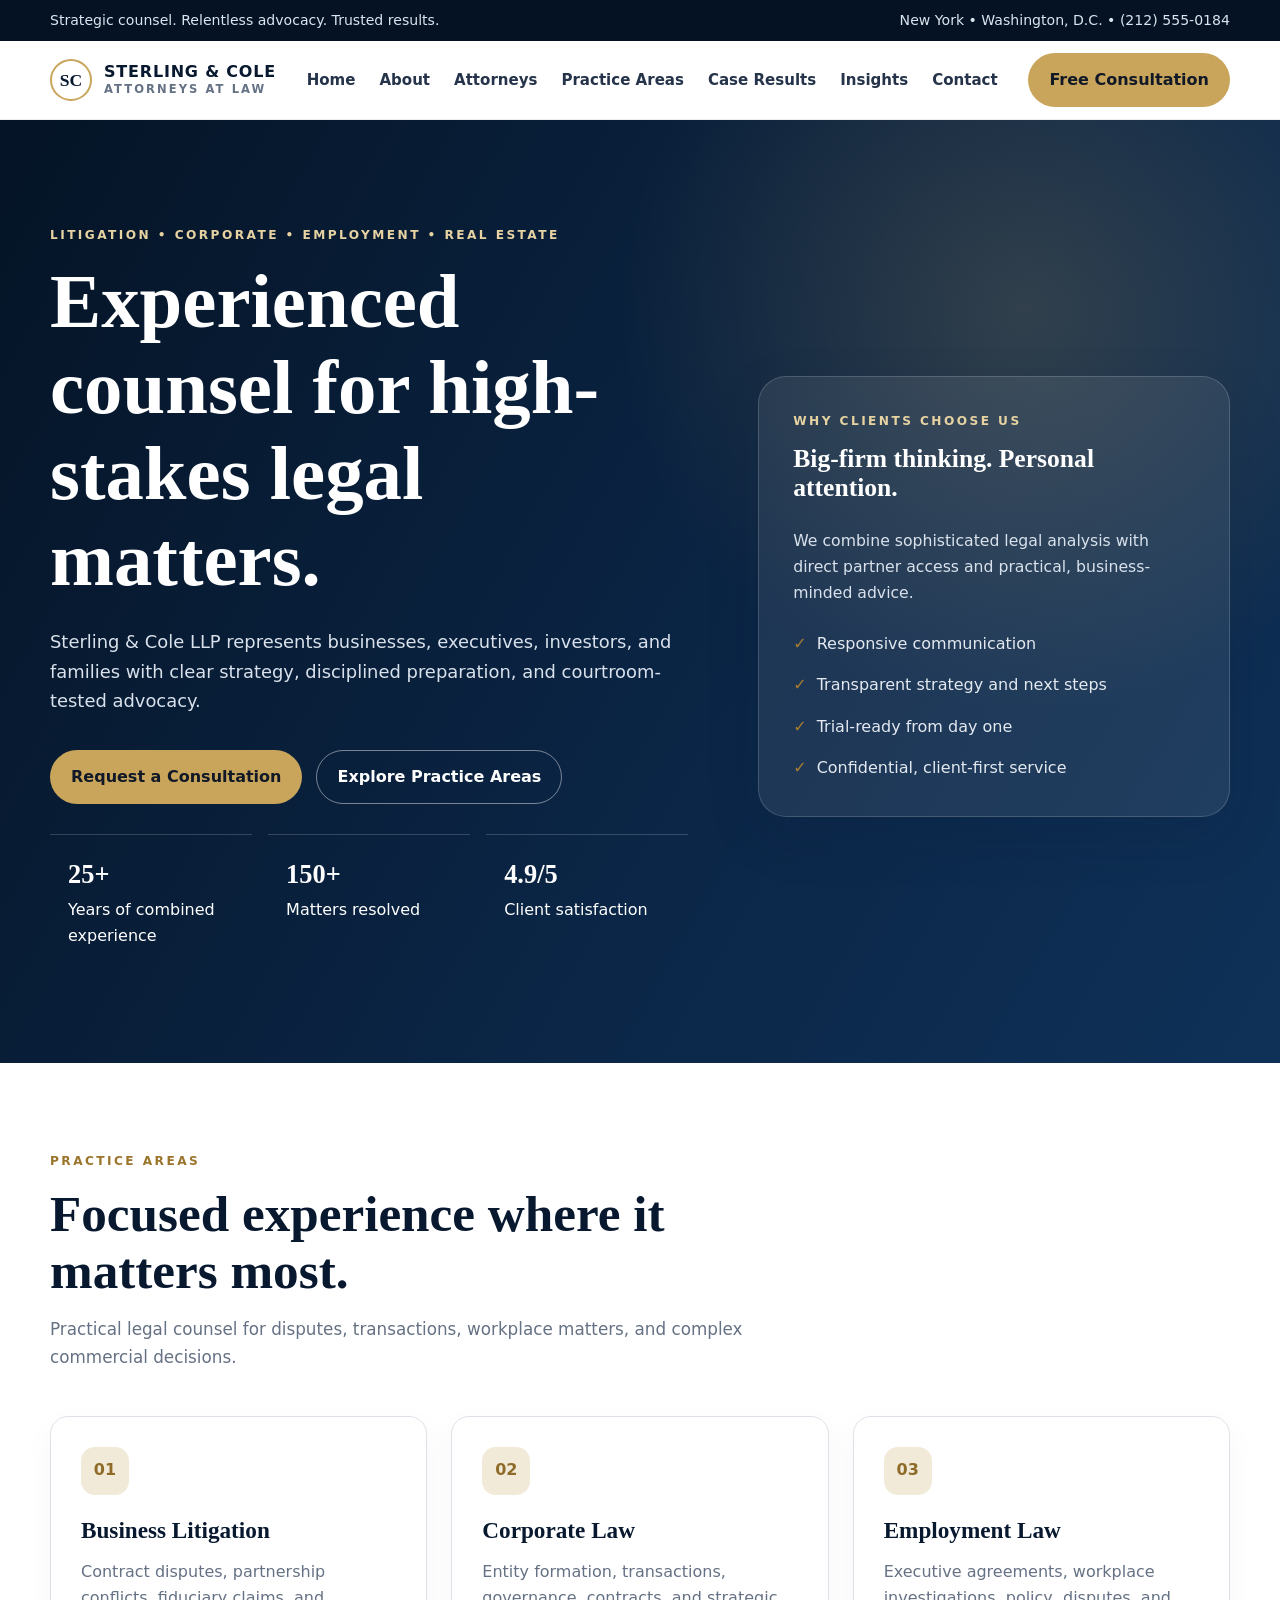
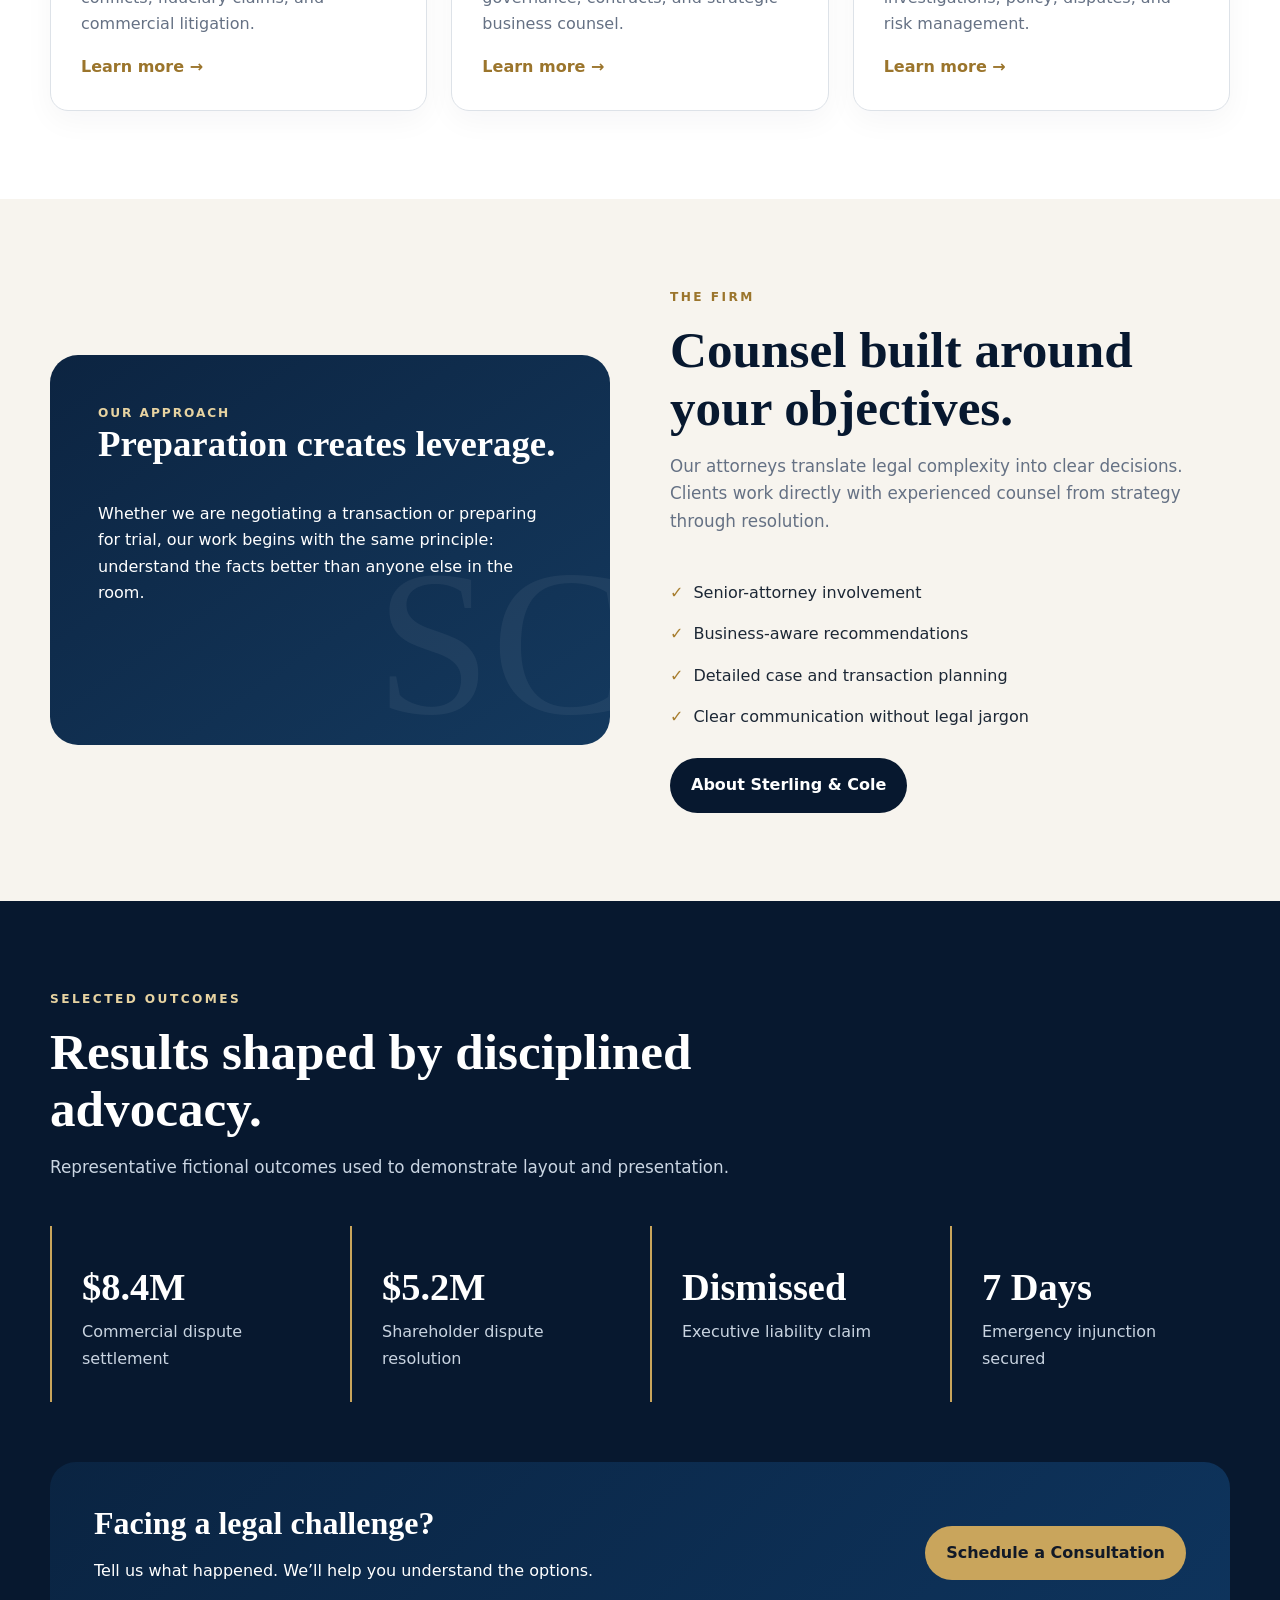
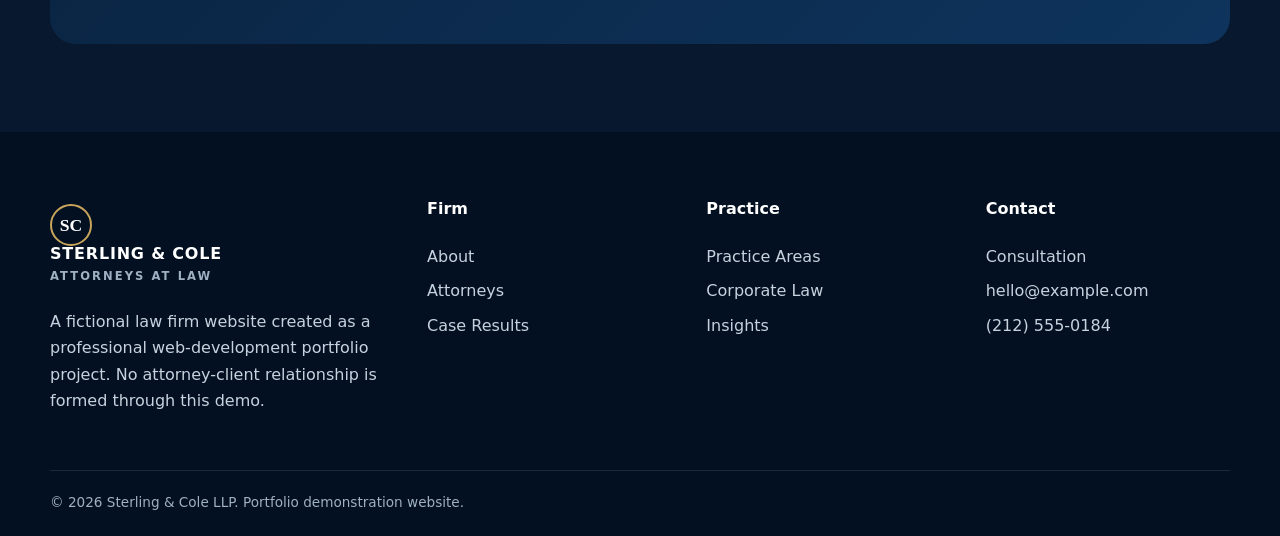
<file: index.html>
<!DOCTYPE html>
<html lang="en">
<head>
<meta charset="UTF-8">
<meta name="viewport" content="width=device-width, initial-scale=1.0">
<title>Home | Sterling & Cole LLP</title>
<meta name="description" content="Sterling & Cole LLP fictional law firm portfolio website.">
<link rel="stylesheet" href="style.css">
</head>
<body>

<div class="topbar">
  <div class="container">
    <span>Strategic counsel. Relentless advocacy. Trusted results.</span>
    <span>New York • Washington, D.C. • (212) 555-0184</span>
  </div>
</div>
<header class="header">
  <div class="container nav">
    <a class="brand" href="index.html" aria-label="Sterling & Cole LLP home">
      <span class="brand-mark">SC</span>
      <span class="brand-text"><strong>STERLING & COLE</strong><span>ATTORNEYS AT LAW</span></span>
    </a>
    <button class="menu-toggle" aria-label="Open menu">☰</button>
    <nav class="nav-links">
      <a href="index.html">Home</a>
      <a href="about.html">About</a>
      <a href="attorneys.html">Attorneys</a>
      <a href="practice-areas.html">Practice Areas</a>
      <a href="case-results.html">Case Results</a>
      <a href="blog.html">Insights</a>
      <a href="contact.html">Contact</a>
    </nav>
    <div class="nav-actions"><a class="btn btn-primary" href="contact.html">Free Consultation</a></div>
  </div>
</header>


<main>
<section class="hero">
  <div class="container hero-grid">
    <div>
      <div class="eyebrow">Litigation • Corporate • Employment • Real Estate</div>
      <h1>Experienced counsel for high-stakes legal matters.</h1>
      <p>Sterling & Cole LLP represents businesses, executives, investors, and families with clear strategy, disciplined preparation, and courtroom-tested advocacy.</p>
      <div class="hero-actions">
        <a class="btn btn-primary" href="contact.html">Request a Consultation</a>
        <a class="btn btn-outline" href="practice-areas.html">Explore Practice Areas</a>
      </div>
      <div class="trust-row">
        <div class="trust-item"><strong>25+</strong><span>Years of combined experience</span></div>
        <div class="trust-item"><strong>150+</strong><span>Matters resolved</span></div>
        <div class="trust-item"><strong>4.9/5</strong><span>Client satisfaction</span></div>
      </div>
    </div>
    <aside class="hero-card">
      <div class="eyebrow">Why clients choose us</div>
      <h3>Big-firm thinking. Personal attention.</h3>
      <p>We combine sophisticated legal analysis with direct partner access and practical, business-minded advice.</p>
      <ul class="checks" style="color:#e3e9ef">
        <li>Responsive communication</li><li>Transparent strategy and next steps</li><li>Trial-ready from day one</li><li>Confidential, client-first service</li>
      </ul>
    </aside>
  </div>
</section>

<section class="section">
  <div class="container">
    <div class="section-heading"><div class="eyebrow" style="color:#9b752c">Practice Areas</div><h2>Focused experience where it matters most.</h2><p>Practical legal counsel for disputes, transactions, workplace matters, and complex commercial decisions.</p></div>
    <div class="grid-3">
      <article class="card"><div class="icon-badge">01</div><h3>Business Litigation</h3><p>Contract disputes, partnership conflicts, fiduciary claims, and commercial litigation.</p><a class="link-arrow" href="practice-areas.html">Learn more →</a></article>
      <article class="card"><div class="icon-badge">02</div><h3>Corporate Law</h3><p>Entity formation, transactions, governance, contracts, and strategic business counsel.</p><a class="link-arrow" href="corporate-law.html">Learn more →</a></article>
      <article class="card"><div class="icon-badge">03</div><h3>Employment Law</h3><p>Executive agreements, workplace investigations, policy, disputes, and risk management.</p><a class="link-arrow" href="practice-areas.html">Learn more →</a></article>
    </div>
  </div>
</section>

<section class="section section-soft">
  <div class="container split">
    <div class="feature-box">
      <div class="mini">Our approach</div><h3>Preparation creates leverage.</h3>
      <p>Whether we are negotiating a transaction or preparing for trial, our work begins with the same principle: understand the facts better than anyone else in the room.</p>
    </div>
    <div>
      <div class="section-heading"><div class="eyebrow" style="color:#9b752c">The Firm</div><h2>Counsel built around your objectives.</h2><p>Our attorneys translate legal complexity into clear decisions. Clients work directly with experienced counsel from strategy through resolution.</p></div>
      <ul class="checks"><li>Senior-attorney involvement</li><li>Business-aware recommendations</li><li>Detailed case and transaction planning</li><li>Clear communication without legal jargon</li></ul>
      <div style="margin-top:28px"><a class="btn btn-navy" href="about.html">About Sterling & Cole</a></div>
    </div>
  </div>
</section>

<section class="section section-dark">
  <div class="container">
    <div class="section-heading"><div class="eyebrow">Selected Outcomes</div><h2>Results shaped by disciplined advocacy.</h2><p>Representative fictional outcomes used to demonstrate layout and presentation.</p></div>
    <div class="stats">
      <div class="stat"><strong>$8.4M</strong><span>Commercial dispute settlement</span></div>
      <div class="stat"><strong>$5.2M</strong><span>Shareholder dispute resolution</span></div>
      <div class="stat"><strong>Dismissed</strong><span>Executive liability claim</span></div>
      <div class="stat"><strong>7 Days</strong><span>Emergency injunction secured</span></div>
    </div>
    <div class="cta"><div><h3>Facing a legal challenge?</h3><p>Tell us what happened. We’ll help you understand the options.</p></div><a class="btn btn-primary" href="contact.html">Schedule a Consultation</a></div>
  </div>
</section>
</main>


<footer class="footer">
  <div class="container">
    <div class="footer-grid">
      <div>
        <a class="brand" href="index.html" style="color:white">
          <span class="brand-mark">SC</span>
          <span class="brand-text"><strong>STERLING & COLE</strong><span style="color:#9fb0c3">ATTORNEYS AT LAW</span></span>
        </a>
        <p style="max-width:390px;margin-top:20px">A fictional law firm website created as a professional web-development portfolio project. No attorney-client relationship is formed through this demo.</p>
      </div>
      <div><h4>Firm</h4><a href="about.html">About</a><a href="attorneys.html">Attorneys</a><a href="case-results.html">Case Results</a></div>
      <div><h4>Practice</h4><a href="practice-areas.html">Practice Areas</a><a href="corporate-law.html">Corporate Law</a><a href="blog.html">Insights</a></div>
      <div><h4>Contact</h4><a href="contact.html">Consultation</a><a href="mailto:hello@example.com">hello@example.com</a><a href="tel:+12125550184">(212) 555-0184</a></div>
    </div>
    <div class="footer-bottom">© <span data-year></span> Sterling & Cole LLP. Portfolio demonstration website.</div>
  </div>
</footer>
<script src="main.js"></script>

</body>
</html>
</file>
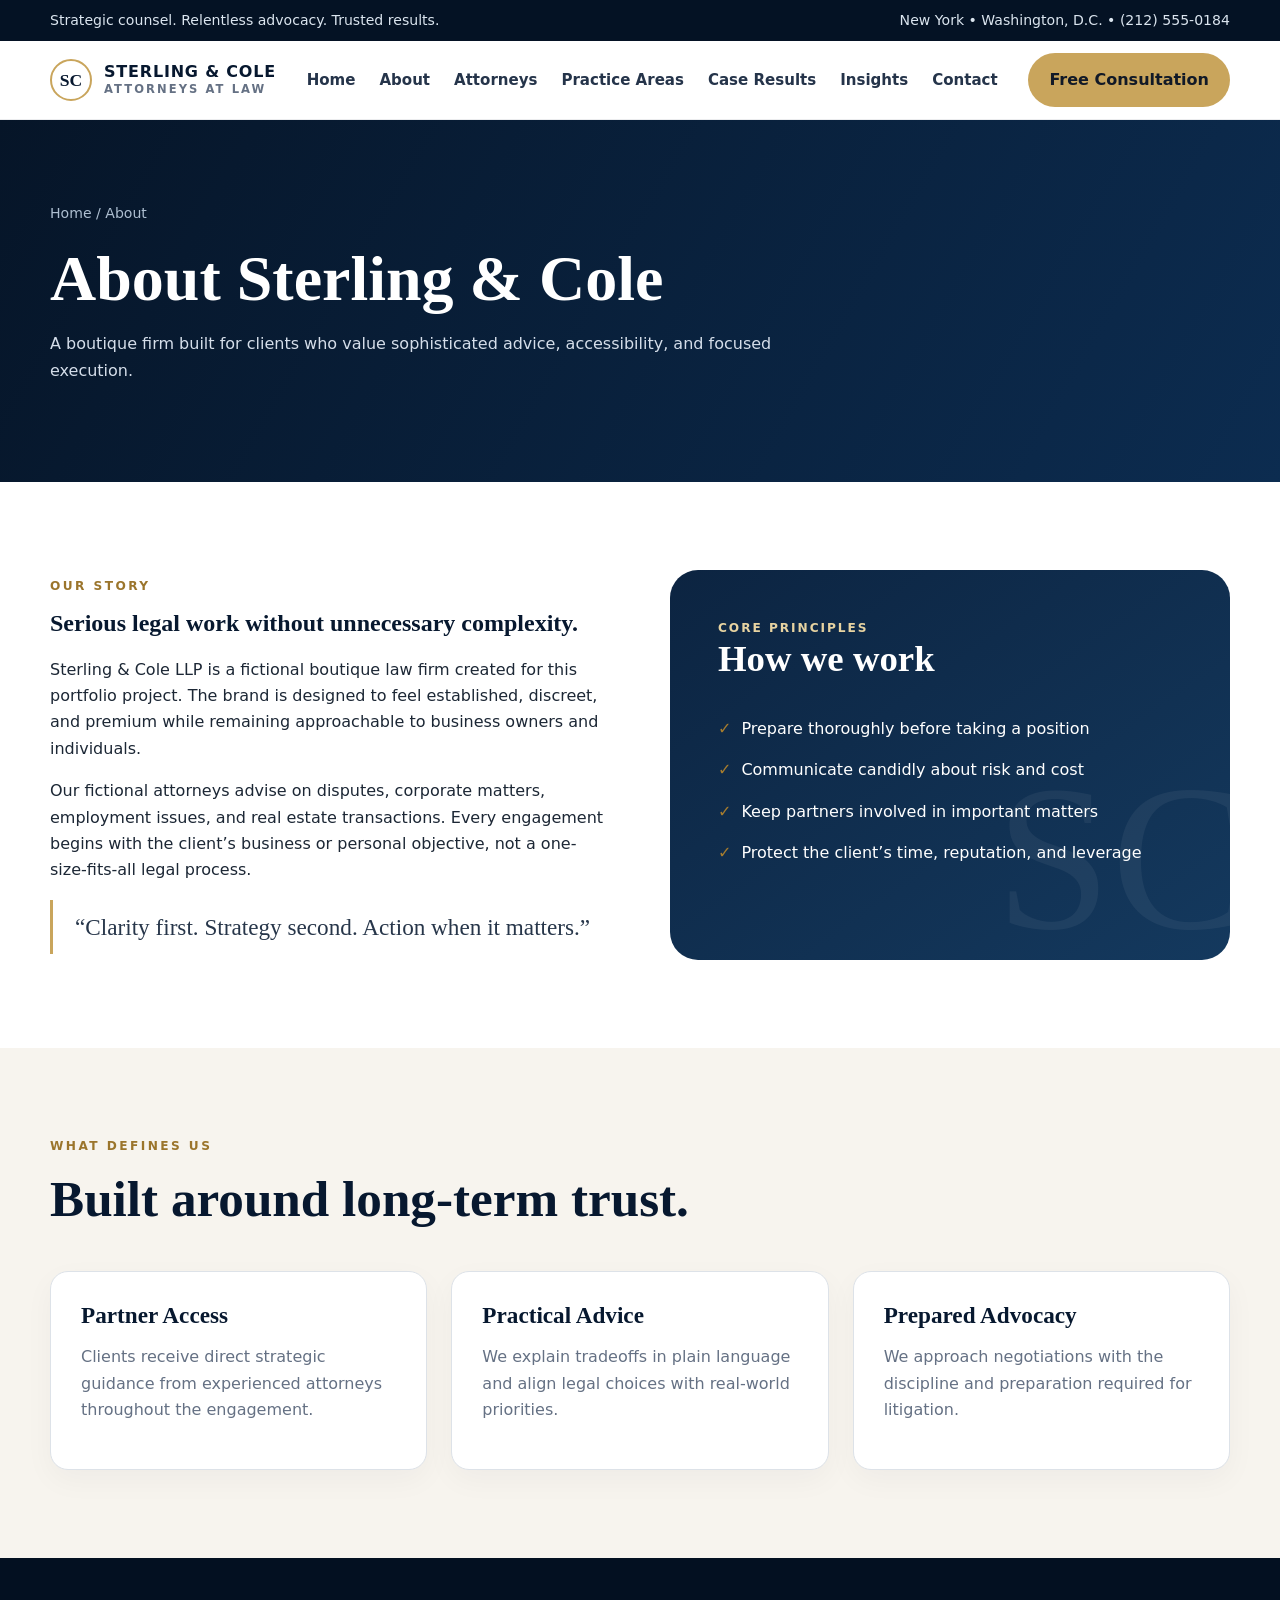
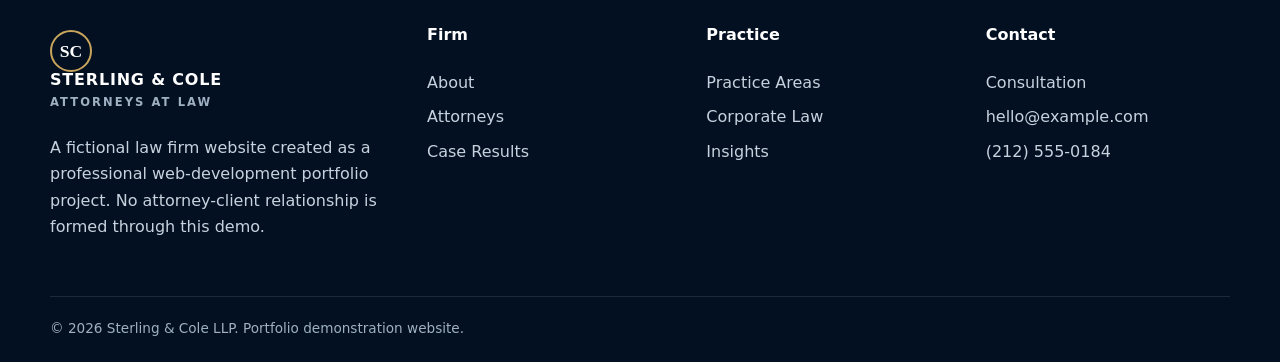
<file: about.html>
<!DOCTYPE html>
<html lang="en">
<head>
<meta charset="UTF-8">
<meta name="viewport" content="width=device-width, initial-scale=1.0">
<title>About | Sterling & Cole LLP</title>
<meta name="description" content="Learn about Sterling & Cole LLP, a fictional boutique law firm.">
<link rel="stylesheet" href="style.css">
</head>
<body>

<div class="topbar">
  <div class="container">
    <span>Strategic counsel. Relentless advocacy. Trusted results.</span>
    <span>New York • Washington, D.C. • (212) 555-0184</span>
  </div>
</div>
<header class="header">
  <div class="container nav">
    <a class="brand" href="index.html" aria-label="Sterling & Cole LLP home">
      <span class="brand-mark">SC</span>
      <span class="brand-text"><strong>STERLING & COLE</strong><span>ATTORNEYS AT LAW</span></span>
    </a>
    <button class="menu-toggle" aria-label="Open menu">☰</button>
    <nav class="nav-links">
      <a href="index.html">Home</a>
      <a href="about.html">About</a>
      <a href="attorneys.html">Attorneys</a>
      <a href="practice-areas.html">Practice Areas</a>
      <a href="case-results.html">Case Results</a>
      <a href="blog.html">Insights</a>
      <a href="contact.html">Contact</a>
    </nav>
    <div class="nav-actions"><a class="btn btn-primary" href="contact.html">Free Consultation</a></div>
  </div>
</header>


<main>
<section class="page-hero"><div class="container"><div class="breadcrumbs">Home / About</div><h1>About Sterling & Cole</h1><p>A boutique firm built for clients who value sophisticated advice, accessibility, and focused execution.</p></div></section>
<section class="section"><div class="container split">
  <div><div class="eyebrow" style="color:#9b752c">Our Story</div><h2>Serious legal work without unnecessary complexity.</h2><p>Sterling & Cole LLP is a fictional boutique law firm created for this portfolio project. The brand is designed to feel established, discreet, and premium while remaining approachable to business owners and individuals.</p><p>Our fictional attorneys advise on disputes, corporate matters, employment issues, and real estate transactions. Every engagement begins with the client’s business or personal objective, not a one-size-fits-all legal process.</p><div class="quote">“Clarity first. Strategy second. Action when it matters.”</div></div>
  <div class="feature-box"><div class="mini">Core principles</div><h3>How we work</h3><ul class="checks"><li>Prepare thoroughly before taking a position</li><li>Communicate candidly about risk and cost</li><li>Keep partners involved in important matters</li><li>Protect the client’s time, reputation, and leverage</li></ul></div>
</div></section>
<section class="section section-soft"><div class="container"><div class="section-heading"><div class="eyebrow" style="color:#9b752c">What Defines Us</div><h2>Built around long-term trust.</h2></div><div class="grid-3">
<article class="card"><h3>Partner Access</h3><p>Clients receive direct strategic guidance from experienced attorneys throughout the engagement.</p></article>
<article class="card"><h3>Practical Advice</h3><p>We explain tradeoffs in plain language and align legal choices with real-world priorities.</p></article>
<article class="card"><h3>Prepared Advocacy</h3><p>We approach negotiations with the discipline and preparation required for litigation.</p></article>
</div></div></section>
</main>


<footer class="footer">
  <div class="container">
    <div class="footer-grid">
      <div>
        <a class="brand" href="index.html" style="color:white">
          <span class="brand-mark">SC</span>
          <span class="brand-text"><strong>STERLING & COLE</strong><span style="color:#9fb0c3">ATTORNEYS AT LAW</span></span>
        </a>
        <p style="max-width:390px;margin-top:20px">A fictional law firm website created as a professional web-development portfolio project. No attorney-client relationship is formed through this demo.</p>
      </div>
      <div><h4>Firm</h4><a href="about.html">About</a><a href="attorneys.html">Attorneys</a><a href="case-results.html">Case Results</a></div>
      <div><h4>Practice</h4><a href="practice-areas.html">Practice Areas</a><a href="corporate-law.html">Corporate Law</a><a href="blog.html">Insights</a></div>
      <div><h4>Contact</h4><a href="contact.html">Consultation</a><a href="mailto:hello@example.com">hello@example.com</a><a href="tel:+12125550184">(212) 555-0184</a></div>
    </div>
    <div class="footer-bottom">© <span data-year></span> Sterling & Cole LLP. Portfolio demonstration website.</div>
  </div>
</footer>
<script src="main.js"></script>

</body>
</html>
</file>
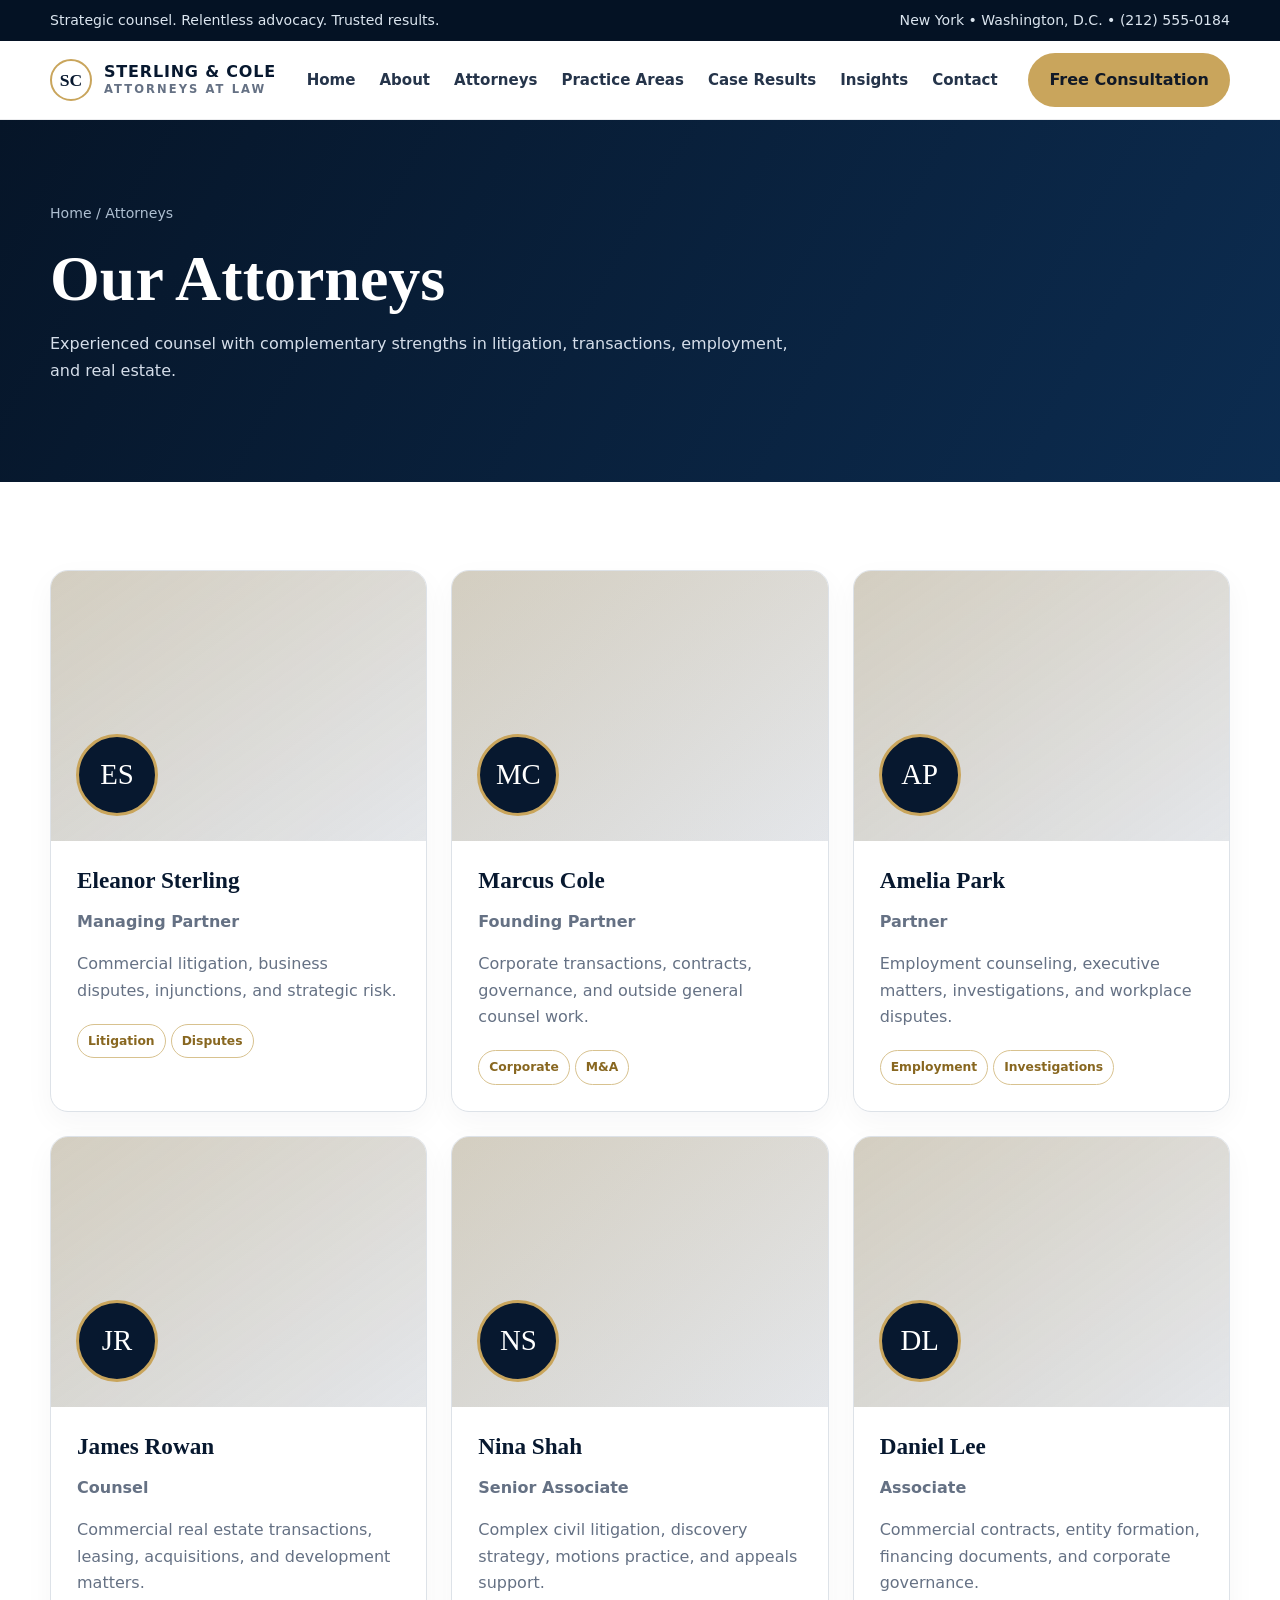
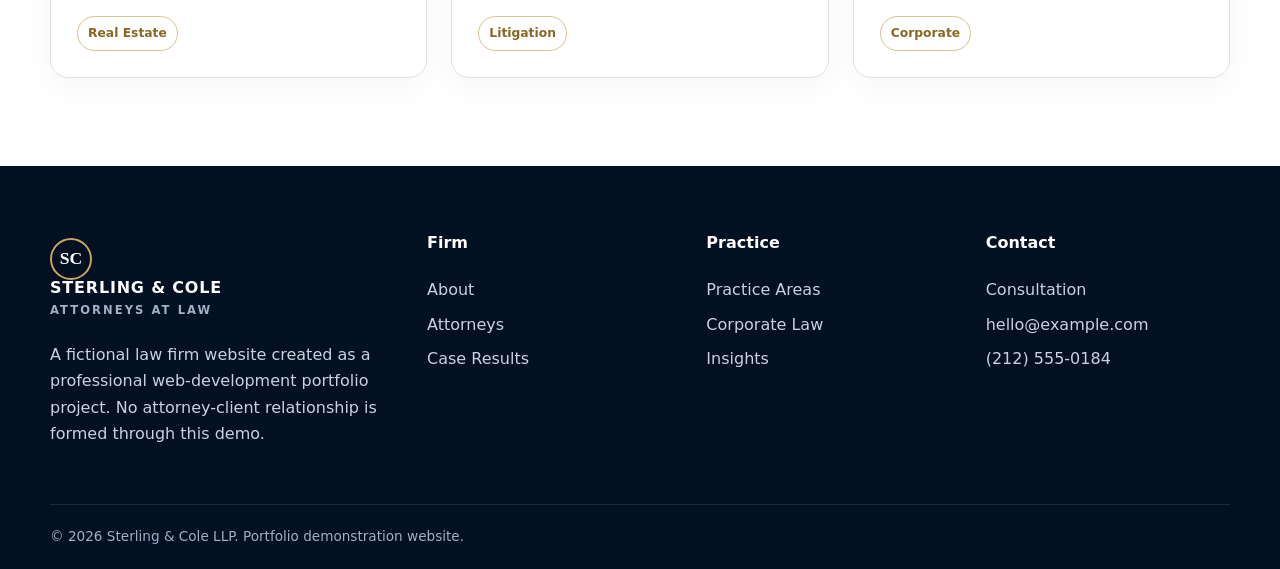
<file: attorneys.html>
<!DOCTYPE html>
<html lang="en">
<head>
<meta charset="UTF-8">
<meta name="viewport" content="width=device-width, initial-scale=1.0">
<title>Attorneys | Sterling & Cole LLP</title>
<meta name="description" content="Meet the fictional attorneys at Sterling & Cole LLP.">
<link rel="stylesheet" href="style.css">
</head>
<body>

<div class="topbar">
  <div class="container">
    <span>Strategic counsel. Relentless advocacy. Trusted results.</span>
    <span>New York • Washington, D.C. • (212) 555-0184</span>
  </div>
</div>
<header class="header">
  <div class="container nav">
    <a class="brand" href="index.html" aria-label="Sterling & Cole LLP home">
      <span class="brand-mark">SC</span>
      <span class="brand-text"><strong>STERLING & COLE</strong><span>ATTORNEYS AT LAW</span></span>
    </a>
    <button class="menu-toggle" aria-label="Open menu">☰</button>
    <nav class="nav-links">
      <a href="index.html">Home</a>
      <a href="about.html">About</a>
      <a href="attorneys.html">Attorneys</a>
      <a href="practice-areas.html">Practice Areas</a>
      <a href="case-results.html">Case Results</a>
      <a href="blog.html">Insights</a>
      <a href="contact.html">Contact</a>
    </nav>
    <div class="nav-actions"><a class="btn btn-primary" href="contact.html">Free Consultation</a></div>
  </div>
</header>


<main>
<section class="page-hero"><div class="container"><div class="breadcrumbs">Home / Attorneys</div><h1>Our Attorneys</h1><p>Experienced counsel with complementary strengths in litigation, transactions, employment, and real estate.</p></div></section>
<section class="section"><div class="container"><div class="grid-3">
<article class="card team-card"><div class="team-photo"><div class="team-initials">ES</div></div><div class="content"><h3>Eleanor Sterling</h3><p><strong>Managing Partner</strong></p><p>Commercial litigation, business disputes, injunctions, and strategic risk.</p><span class="tag">Litigation</span><span class="tag">Disputes</span></div></article>
<article class="card team-card"><div class="team-photo"><div class="team-initials">MC</div></div><div class="content"><h3>Marcus Cole</h3><p><strong>Founding Partner</strong></p><p>Corporate transactions, contracts, governance, and outside general counsel work.</p><span class="tag">Corporate</span><span class="tag">M&A</span></div></article>
<article class="card team-card"><div class="team-photo"><div class="team-initials">AP</div></div><div class="content"><h3>Amelia Park</h3><p><strong>Partner</strong></p><p>Employment counseling, executive matters, investigations, and workplace disputes.</p><span class="tag">Employment</span><span class="tag">Investigations</span></div></article>
<article class="card team-card"><div class="team-photo"><div class="team-initials">JR</div></div><div class="content"><h3>James Rowan</h3><p><strong>Counsel</strong></p><p>Commercial real estate transactions, leasing, acquisitions, and development matters.</p><span class="tag">Real Estate</span></div></article>
<article class="card team-card"><div class="team-photo"><div class="team-initials">NS</div></div><div class="content"><h3>Nina Shah</h3><p><strong>Senior Associate</strong></p><p>Complex civil litigation, discovery strategy, motions practice, and appeals support.</p><span class="tag">Litigation</span></div></article>
<article class="card team-card"><div class="team-photo"><div class="team-initials">DL</div></div><div class="content"><h3>Daniel Lee</h3><p><strong>Associate</strong></p><p>Commercial contracts, entity formation, financing documents, and corporate governance.</p><span class="tag">Corporate</span></div></article>
</div></div></section>
</main>


<footer class="footer">
  <div class="container">
    <div class="footer-grid">
      <div>
        <a class="brand" href="index.html" style="color:white">
          <span class="brand-mark">SC</span>
          <span class="brand-text"><strong>STERLING & COLE</strong><span style="color:#9fb0c3">ATTORNEYS AT LAW</span></span>
        </a>
        <p style="max-width:390px;margin-top:20px">A fictional law firm website created as a professional web-development portfolio project. No attorney-client relationship is formed through this demo.</p>
      </div>
      <div><h4>Firm</h4><a href="about.html">About</a><a href="attorneys.html">Attorneys</a><a href="case-results.html">Case Results</a></div>
      <div><h4>Practice</h4><a href="practice-areas.html">Practice Areas</a><a href="corporate-law.html">Corporate Law</a><a href="blog.html">Insights</a></div>
      <div><h4>Contact</h4><a href="contact.html">Consultation</a><a href="mailto:hello@example.com">hello@example.com</a><a href="tel:+12125550184">(212) 555-0184</a></div>
    </div>
    <div class="footer-bottom">© <span data-year></span> Sterling & Cole LLP. Portfolio demonstration website.</div>
  </div>
</footer>
<script src="main.js"></script>

</body>
</html>
</file>
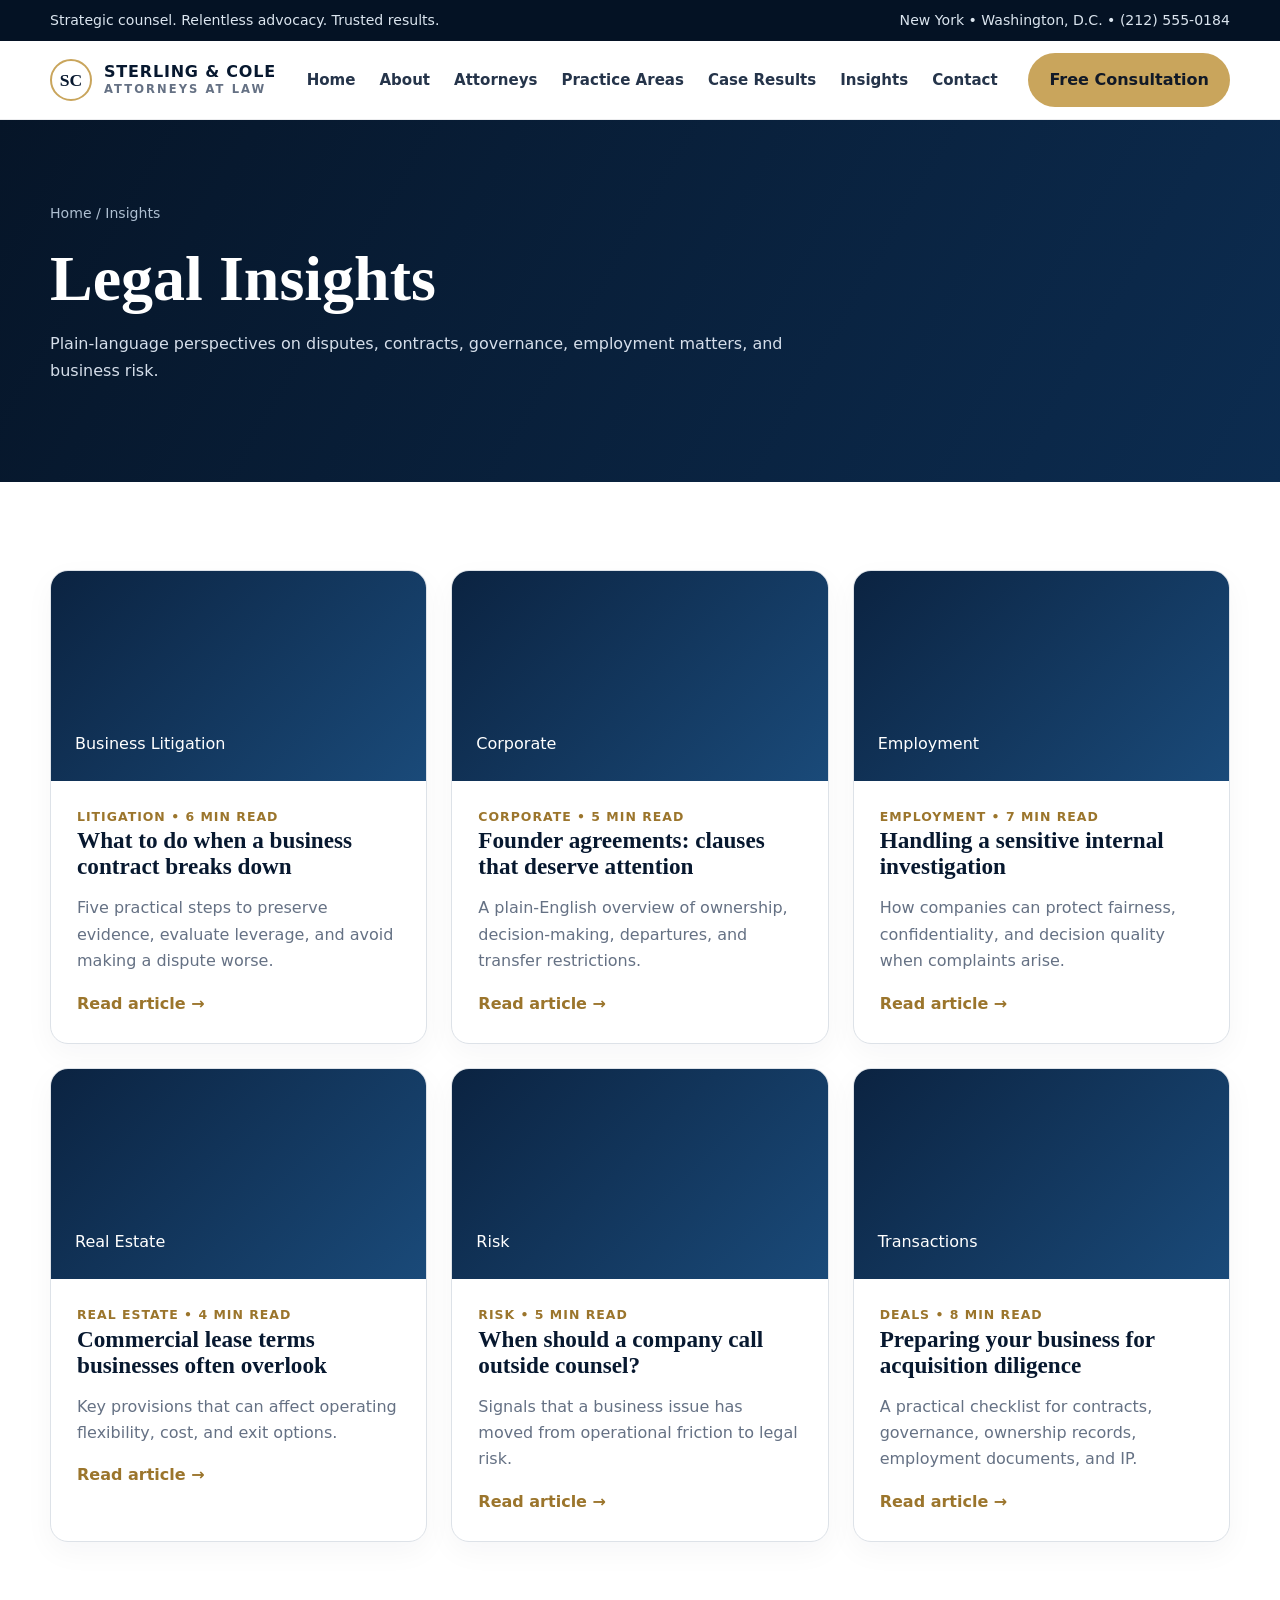
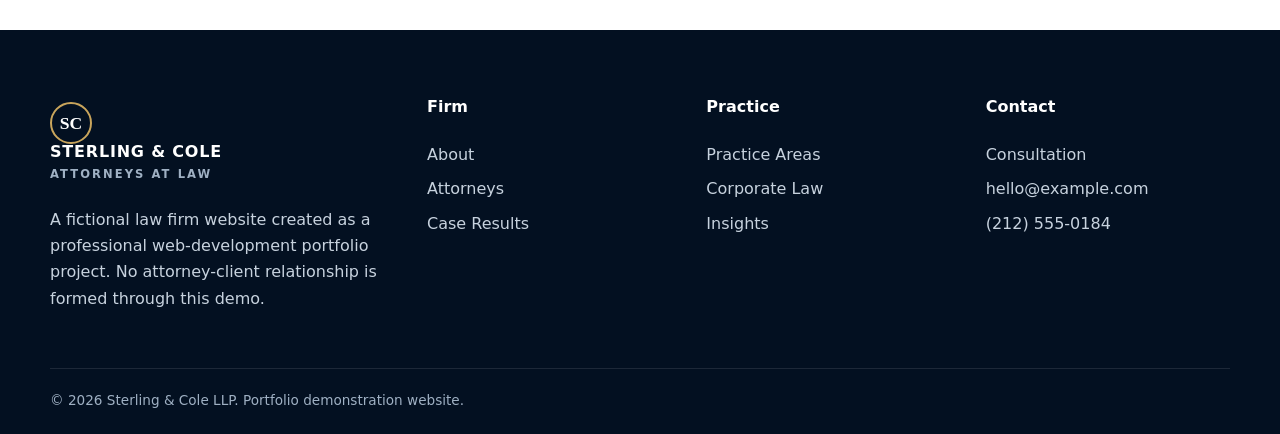
<file: blog.html>
<!DOCTYPE html>
<html lang="en">
<head>
<meta charset="UTF-8">
<meta name="viewport" content="width=device-width, initial-scale=1.0">
<title>Insights | Sterling & Cole LLP</title>
<meta name="description" content="Legal insights and articles from Sterling & Cole LLP.">
<link rel="stylesheet" href="style.css">
</head>
<body>

<div class="topbar">
  <div class="container">
    <span>Strategic counsel. Relentless advocacy. Trusted results.</span>
    <span>New York • Washington, D.C. • (212) 555-0184</span>
  </div>
</div>
<header class="header">
  <div class="container nav">
    <a class="brand" href="index.html" aria-label="Sterling & Cole LLP home">
      <span class="brand-mark">SC</span>
      <span class="brand-text"><strong>STERLING & COLE</strong><span>ATTORNEYS AT LAW</span></span>
    </a>
    <button class="menu-toggle" aria-label="Open menu">☰</button>
    <nav class="nav-links">
      <a href="index.html">Home</a>
      <a href="about.html">About</a>
      <a href="attorneys.html">Attorneys</a>
      <a href="practice-areas.html">Practice Areas</a>
      <a href="case-results.html">Case Results</a>
      <a href="blog.html">Insights</a>
      <a href="contact.html">Contact</a>
    </nav>
    <div class="nav-actions"><a class="btn btn-primary" href="contact.html">Free Consultation</a></div>
  </div>
</header>


<main>
<section class="page-hero"><div class="container"><div class="breadcrumbs">Home / Insights</div><h1>Legal Insights</h1><p>Plain-language perspectives on disputes, contracts, governance, employment matters, and business risk.</p></div></section>
<section class="section"><div class="container"><div class="grid-3">
<article class="card blog-card"><div class="blog-cover"><span>Business Litigation</span></div><div class="content"><div class="blog-meta">Litigation • 6 min read</div><h3>What to do when a business contract breaks down</h3><p>Five practical steps to preserve evidence, evaluate leverage, and avoid making a dispute worse.</p><a class="link-arrow" href="#">Read article →</a></div></article>
<article class="card blog-card"><div class="blog-cover"><span>Corporate</span></div><div class="content"><div class="blog-meta">Corporate • 5 min read</div><h3>Founder agreements: clauses that deserve attention</h3><p>A plain-English overview of ownership, decision-making, departures, and transfer restrictions.</p><a class="link-arrow" href="#">Read article →</a></div></article>
<article class="card blog-card"><div class="blog-cover"><span>Employment</span></div><div class="content"><div class="blog-meta">Employment • 7 min read</div><h3>Handling a sensitive internal investigation</h3><p>How companies can protect fairness, confidentiality, and decision quality when complaints arise.</p><a class="link-arrow" href="#">Read article →</a></div></article>
<article class="card blog-card"><div class="blog-cover"><span>Real Estate</span></div><div class="content"><div class="blog-meta">Real Estate • 4 min read</div><h3>Commercial lease terms businesses often overlook</h3><p>Key provisions that can affect operating flexibility, cost, and exit options.</p><a class="link-arrow" href="#">Read article →</a></div></article>
<article class="card blog-card"><div class="blog-cover"><span>Risk</span></div><div class="content"><div class="blog-meta">Risk • 5 min read</div><h3>When should a company call outside counsel?</h3><p>Signals that a business issue has moved from operational friction to legal risk.</p><a class="link-arrow" href="#">Read article →</a></div></article>
<article class="card blog-card"><div class="blog-cover"><span>Transactions</span></div><div class="content"><div class="blog-meta">Deals • 8 min read</div><h3>Preparing your business for acquisition diligence</h3><p>A practical checklist for contracts, governance, ownership records, employment documents, and IP.</p><a class="link-arrow" href="#">Read article →</a></div></article>
</div></div></section>
</main>


<footer class="footer">
  <div class="container">
    <div class="footer-grid">
      <div>
        <a class="brand" href="index.html" style="color:white">
          <span class="brand-mark">SC</span>
          <span class="brand-text"><strong>STERLING & COLE</strong><span style="color:#9fb0c3">ATTORNEYS AT LAW</span></span>
        </a>
        <p style="max-width:390px;margin-top:20px">A fictional law firm website created as a professional web-development portfolio project. No attorney-client relationship is formed through this demo.</p>
      </div>
      <div><h4>Firm</h4><a href="about.html">About</a><a href="attorneys.html">Attorneys</a><a href="case-results.html">Case Results</a></div>
      <div><h4>Practice</h4><a href="practice-areas.html">Practice Areas</a><a href="corporate-law.html">Corporate Law</a><a href="blog.html">Insights</a></div>
      <div><h4>Contact</h4><a href="contact.html">Consultation</a><a href="mailto:hello@example.com">hello@example.com</a><a href="tel:+12125550184">(212) 555-0184</a></div>
    </div>
    <div class="footer-bottom">© <span data-year></span> Sterling & Cole LLP. Portfolio demonstration website.</div>
  </div>
</footer>
<script src="main.js"></script>

</body>
</html>
</file>
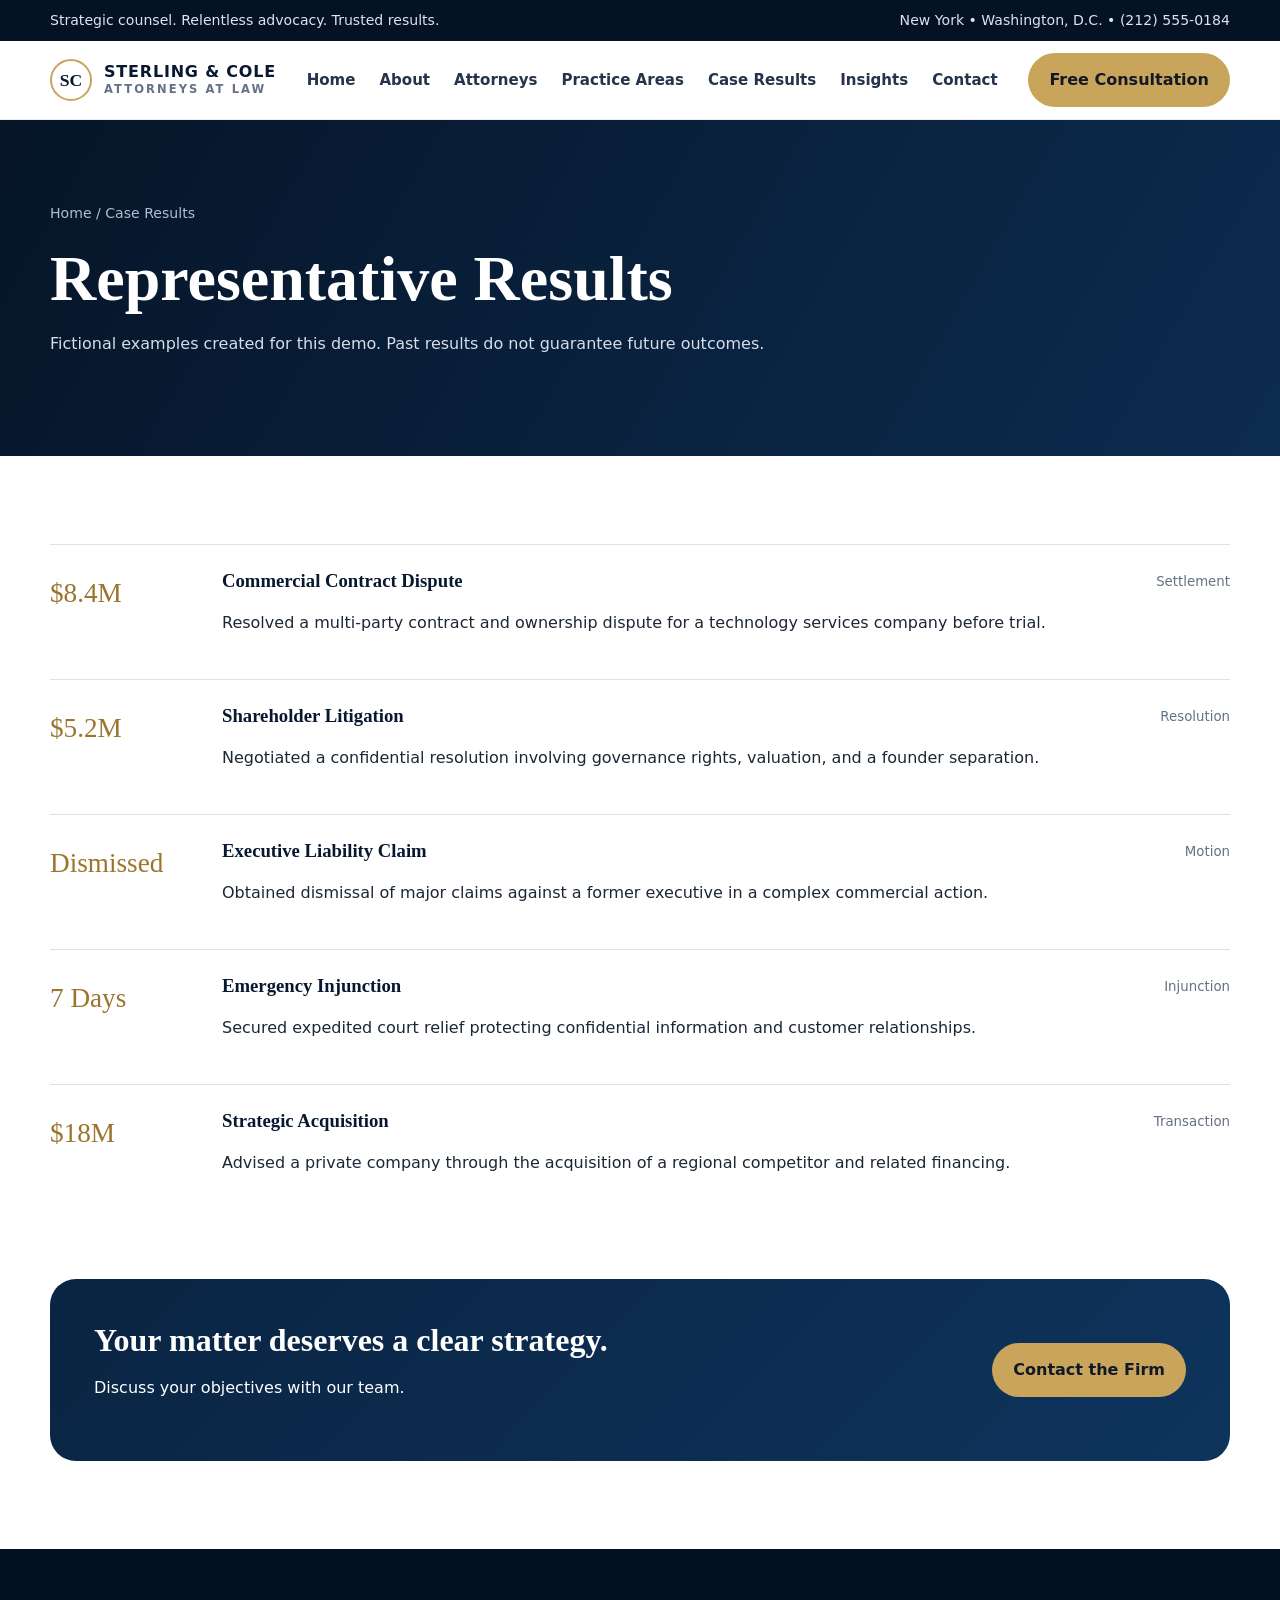
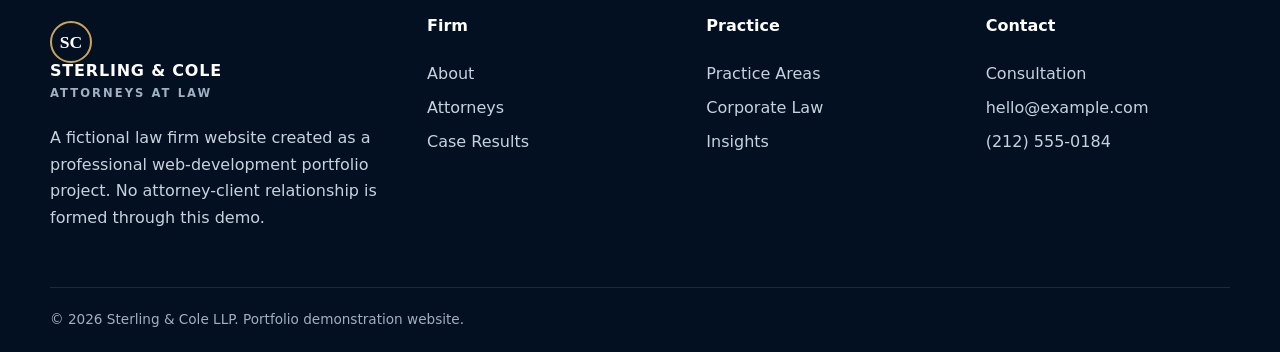
<file: case-results.html>
<!DOCTYPE html>
<html lang="en">
<head>
<meta charset="UTF-8">
<meta name="viewport" content="width=device-width, initial-scale=1.0">
<title>Case Results | Sterling & Cole LLP</title>
<meta name="description" content="Representative fictional legal case and transaction outcomes.">
<link rel="stylesheet" href="style.css">
</head>
<body>

<div class="topbar">
  <div class="container">
    <span>Strategic counsel. Relentless advocacy. Trusted results.</span>
    <span>New York • Washington, D.C. • (212) 555-0184</span>
  </div>
</div>
<header class="header">
  <div class="container nav">
    <a class="brand" href="index.html" aria-label="Sterling & Cole LLP home">
      <span class="brand-mark">SC</span>
      <span class="brand-text"><strong>STERLING & COLE</strong><span>ATTORNEYS AT LAW</span></span>
    </a>
    <button class="menu-toggle" aria-label="Open menu">☰</button>
    <nav class="nav-links">
      <a href="index.html">Home</a>
      <a href="about.html">About</a>
      <a href="attorneys.html">Attorneys</a>
      <a href="practice-areas.html">Practice Areas</a>
      <a href="case-results.html">Case Results</a>
      <a href="blog.html">Insights</a>
      <a href="contact.html">Contact</a>
    </nav>
    <div class="nav-actions"><a class="btn btn-primary" href="contact.html">Free Consultation</a></div>
  </div>
</header>


<main>
<section class="page-hero"><div class="container"><div class="breadcrumbs">Home / Case Results</div><h1>Representative Results</h1><p>Fictional examples created for this demo. Past results do not guarantee future outcomes.</p></div></section>
<section class="section"><div class="container">
<div class="case"><div class="amount">$8.4M</div><div><h3>Commercial Contract Dispute</h3><p>Resolved a multi-party contract and ownership dispute for a technology services company before trial.</p></div><small>Settlement</small></div>
<div class="case"><div class="amount">$5.2M</div><div><h3>Shareholder Litigation</h3><p>Negotiated a confidential resolution involving governance rights, valuation, and a founder separation.</p></div><small>Resolution</small></div>
<div class="case"><div class="amount">Dismissed</div><div><h3>Executive Liability Claim</h3><p>Obtained dismissal of major claims against a former executive in a complex commercial action.</p></div><small>Motion</small></div>
<div class="case"><div class="amount">7 Days</div><div><h3>Emergency Injunction</h3><p>Secured expedited court relief protecting confidential information and customer relationships.</p></div><small>Injunction</small></div>
<div class="case"><div class="amount">$18M</div><div><h3>Strategic Acquisition</h3><p>Advised a private company through the acquisition of a regional competitor and related financing.</p></div><small>Transaction</small></div>
<div class="cta"><div><h3>Your matter deserves a clear strategy.</h3><p>Discuss your objectives with our team.</p></div><a class="btn btn-primary" href="contact.html">Contact the Firm</a></div>
</div></section>
</main>


<footer class="footer">
  <div class="container">
    <div class="footer-grid">
      <div>
        <a class="brand" href="index.html" style="color:white">
          <span class="brand-mark">SC</span>
          <span class="brand-text"><strong>STERLING & COLE</strong><span style="color:#9fb0c3">ATTORNEYS AT LAW</span></span>
        </a>
        <p style="max-width:390px;margin-top:20px">A fictional law firm website created as a professional web-development portfolio project. No attorney-client relationship is formed through this demo.</p>
      </div>
      <div><h4>Firm</h4><a href="about.html">About</a><a href="attorneys.html">Attorneys</a><a href="case-results.html">Case Results</a></div>
      <div><h4>Practice</h4><a href="practice-areas.html">Practice Areas</a><a href="corporate-law.html">Corporate Law</a><a href="blog.html">Insights</a></div>
      <div><h4>Contact</h4><a href="contact.html">Consultation</a><a href="mailto:hello@example.com">hello@example.com</a><a href="tel:+12125550184">(212) 555-0184</a></div>
    </div>
    <div class="footer-bottom">© <span data-year></span> Sterling & Cole LLP. Portfolio demonstration website.</div>
  </div>
</footer>
<script src="main.js"></script>

</body>
</html>
</file>
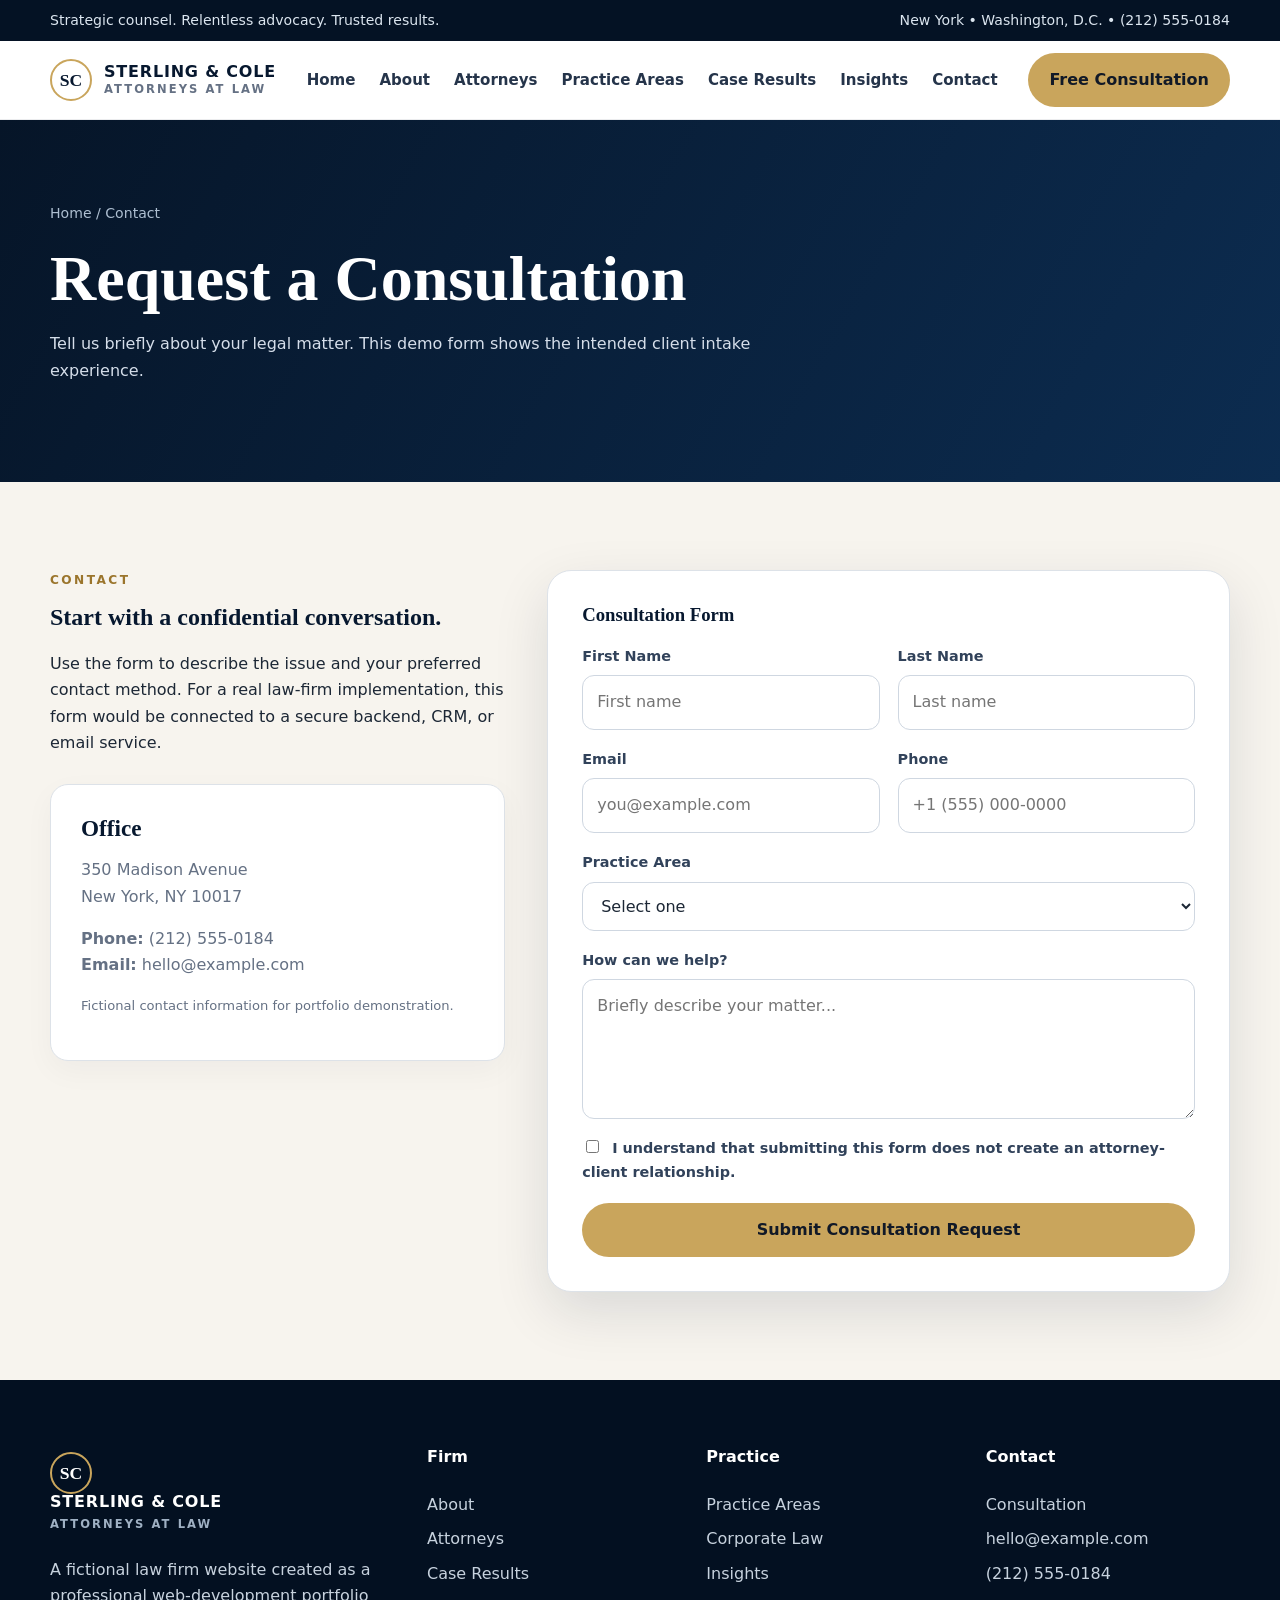
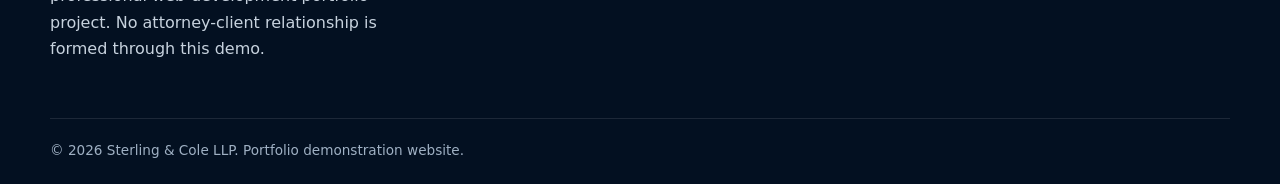
<file: contact.html>
<!DOCTYPE html>
<html lang="en">
<head>
<meta charset="UTF-8">
<meta name="viewport" content="width=device-width, initial-scale=1.0">
<title>Contact | Sterling & Cole LLP</title>
<meta name="description" content="Request a consultation with Sterling & Cole LLP.">
<link rel="stylesheet" href="style.css">
</head>
<body>

<div class="topbar">
  <div class="container">
    <span>Strategic counsel. Relentless advocacy. Trusted results.</span>
    <span>New York • Washington, D.C. • (212) 555-0184</span>
  </div>
</div>
<header class="header">
  <div class="container nav">
    <a class="brand" href="index.html" aria-label="Sterling & Cole LLP home">
      <span class="brand-mark">SC</span>
      <span class="brand-text"><strong>STERLING & COLE</strong><span>ATTORNEYS AT LAW</span></span>
    </a>
    <button class="menu-toggle" aria-label="Open menu">☰</button>
    <nav class="nav-links">
      <a href="index.html">Home</a>
      <a href="about.html">About</a>
      <a href="attorneys.html">Attorneys</a>
      <a href="practice-areas.html">Practice Areas</a>
      <a href="case-results.html">Case Results</a>
      <a href="blog.html">Insights</a>
      <a href="contact.html">Contact</a>
    </nav>
    <div class="nav-actions"><a class="btn btn-primary" href="contact.html">Free Consultation</a></div>
  </div>
</header>


<main>
<section class="page-hero"><div class="container"><div class="breadcrumbs">Home / Contact</div><h1>Request a Consultation</h1><p>Tell us briefly about your legal matter. This demo form shows the intended client intake experience.</p></div></section>
<section class="section section-soft"><div class="container form-wrap">
<div>
  <div class="eyebrow" style="color:#9b752c">Contact</div><h2>Start with a confidential conversation.</h2>
  <p>Use the form to describe the issue and your preferred contact method. For a real law-firm implementation, this form would be connected to a secure backend, CRM, or email service.</p>
  <div class="card" style="margin-top:28px"><h3>Office</h3><p>350 Madison Avenue<br>New York, NY 10017</p><p><strong>Phone:</strong> (212) 555-0184<br><strong>Email:</strong> hello@example.com</p><p class="form-note">Fictional contact information for portfolio demonstration.</p></div>
</div>
<form class="form consultation-form">
  <h3>Consultation Form</h3>
  <div class="form-grid">
    <div class="field"><label>First Name</label><input required type="text" placeholder="First name"></div>
    <div class="field"><label>Last Name</label><input required type="text" placeholder="Last name"></div>
    <div class="field"><label>Email</label><input required type="email" placeholder="you@example.com"></div>
    <div class="field"><label>Phone</label><input type="tel" placeholder="+1 (555) 000-0000"></div>
    <div class="field full"><label>Practice Area</label><select required><option value="">Select one</option><option>Business Litigation</option><option>Corporate & Commercial</option><option>Employment Law</option><option>Real Estate</option><option>Other</option></select></div>
    <div class="field full"><label>How can we help?</label><textarea required placeholder="Briefly describe your matter..."></textarea></div>
    <div class="field full"><label><input type="checkbox" required style="width:auto;margin-right:8px"> I understand that submitting this form does not create an attorney-client relationship.</label></div>
    <div class="field full"><button class="btn btn-primary" type="submit">Submit Consultation Request</button><div class="alert">Thank you. Your demo request has been submitted successfully.</div></div>
  </div>
</form>
</div></section>
</main>


<footer class="footer">
  <div class="container">
    <div class="footer-grid">
      <div>
        <a class="brand" href="index.html" style="color:white">
          <span class="brand-mark">SC</span>
          <span class="brand-text"><strong>STERLING & COLE</strong><span style="color:#9fb0c3">ATTORNEYS AT LAW</span></span>
        </a>
        <p style="max-width:390px;margin-top:20px">A fictional law firm website created as a professional web-development portfolio project. No attorney-client relationship is formed through this demo.</p>
      </div>
      <div><h4>Firm</h4><a href="about.html">About</a><a href="attorneys.html">Attorneys</a><a href="case-results.html">Case Results</a></div>
      <div><h4>Practice</h4><a href="practice-areas.html">Practice Areas</a><a href="corporate-law.html">Corporate Law</a><a href="blog.html">Insights</a></div>
      <div><h4>Contact</h4><a href="contact.html">Consultation</a><a href="mailto:hello@example.com">hello@example.com</a><a href="tel:+12125550184">(212) 555-0184</a></div>
    </div>
    <div class="footer-bottom">© <span data-year></span> Sterling & Cole LLP. Portfolio demonstration website.</div>
  </div>
</footer>
<script src="main.js"></script>

</body>
</html>
</file>
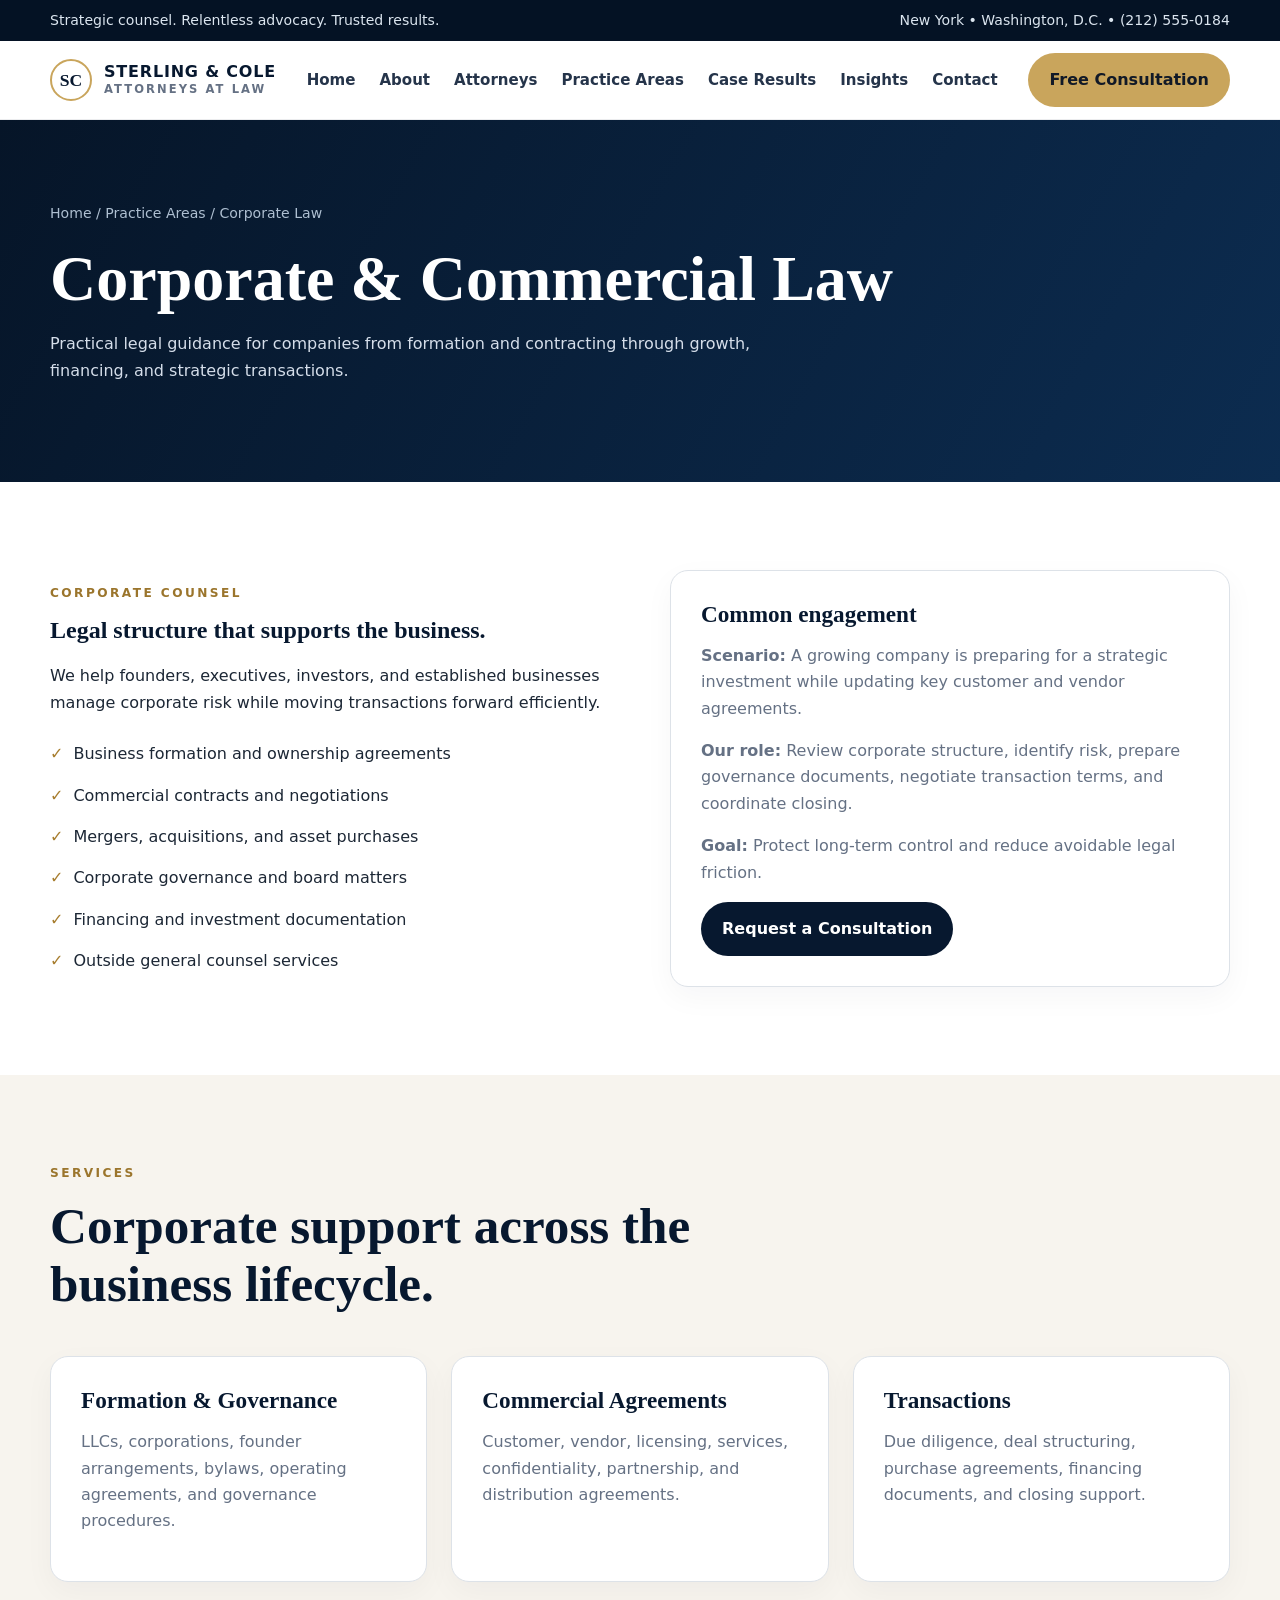
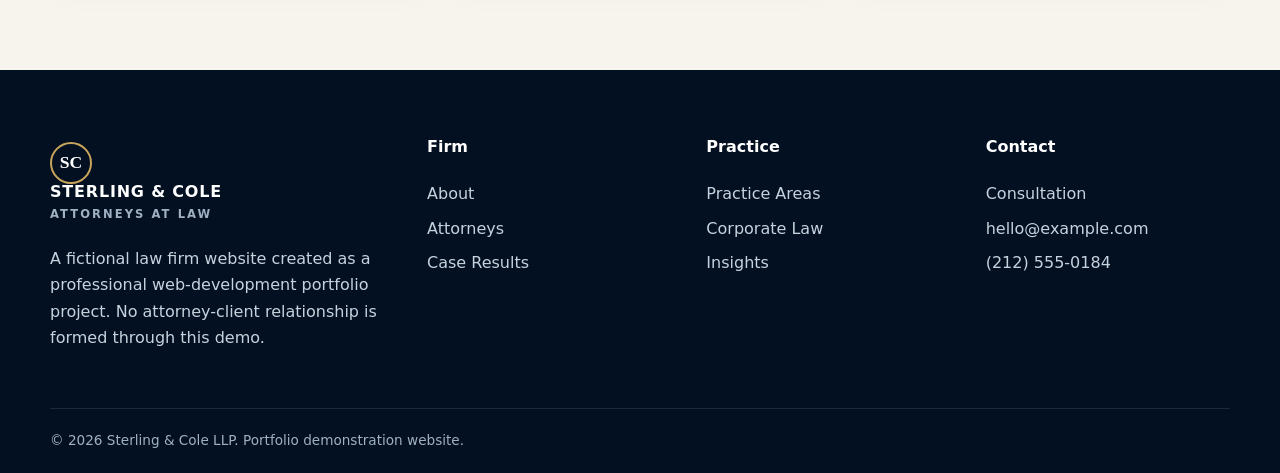
<file: corporate-law.html>
<!DOCTYPE html>
<html lang="en">
<head>
<meta charset="UTF-8">
<meta name="viewport" content="width=device-width, initial-scale=1.0">
<title>Corporate Law | Sterling & Cole LLP</title>
<meta name="description" content="Corporate and commercial law service page for Sterling & Cole LLP.">
<link rel="stylesheet" href="style.css">
</head>
<body>

<div class="topbar">
  <div class="container">
    <span>Strategic counsel. Relentless advocacy. Trusted results.</span>
    <span>New York • Washington, D.C. • (212) 555-0184</span>
  </div>
</div>
<header class="header">
  <div class="container nav">
    <a class="brand" href="index.html" aria-label="Sterling & Cole LLP home">
      <span class="brand-mark">SC</span>
      <span class="brand-text"><strong>STERLING & COLE</strong><span>ATTORNEYS AT LAW</span></span>
    </a>
    <button class="menu-toggle" aria-label="Open menu">☰</button>
    <nav class="nav-links">
      <a href="index.html">Home</a>
      <a href="about.html">About</a>
      <a href="attorneys.html">Attorneys</a>
      <a href="practice-areas.html">Practice Areas</a>
      <a href="case-results.html">Case Results</a>
      <a href="blog.html">Insights</a>
      <a href="contact.html">Contact</a>
    </nav>
    <div class="nav-actions"><a class="btn btn-primary" href="contact.html">Free Consultation</a></div>
  </div>
</header>


<main>
<section class="page-hero"><div class="container"><div class="breadcrumbs">Home / Practice Areas / Corporate Law</div><h1>Corporate & Commercial Law</h1><p>Practical legal guidance for companies from formation and contracting through growth, financing, and strategic transactions.</p></div></section>
<section class="section"><div class="container split">
<div><div class="eyebrow" style="color:#9b752c">Corporate Counsel</div><h2>Legal structure that supports the business.</h2><p>We help founders, executives, investors, and established businesses manage corporate risk while moving transactions forward efficiently.</p><ul class="checks"><li>Business formation and ownership agreements</li><li>Commercial contracts and negotiations</li><li>Mergers, acquisitions, and asset purchases</li><li>Corporate governance and board matters</li><li>Financing and investment documentation</li><li>Outside general counsel services</li></ul></div>
<div class="card"><h3>Common engagement</h3><p><strong>Scenario:</strong> A growing company is preparing for a strategic investment while updating key customer and vendor agreements.</p><p><strong>Our role:</strong> Review corporate structure, identify risk, prepare governance documents, negotiate transaction terms, and coordinate closing.</p><p><strong>Goal:</strong> Protect long-term control and reduce avoidable legal friction.</p><a class="btn btn-navy" href="contact.html">Request a Consultation</a></div>
</div></section>
<section class="section section-soft"><div class="container"><div class="section-heading"><div class="eyebrow" style="color:#9b752c">Services</div><h2>Corporate support across the business lifecycle.</h2></div><div class="grid-3">
<article class="card"><h3>Formation & Governance</h3><p>LLCs, corporations, founder arrangements, bylaws, operating agreements, and governance procedures.</p></article>
<article class="card"><h3>Commercial Agreements</h3><p>Customer, vendor, licensing, services, confidentiality, partnership, and distribution agreements.</p></article>
<article class="card"><h3>Transactions</h3><p>Due diligence, deal structuring, purchase agreements, financing documents, and closing support.</p></article>
</div></div></section>
</main>


<footer class="footer">
  <div class="container">
    <div class="footer-grid">
      <div>
        <a class="brand" href="index.html" style="color:white">
          <span class="brand-mark">SC</span>
          <span class="brand-text"><strong>STERLING & COLE</strong><span style="color:#9fb0c3">ATTORNEYS AT LAW</span></span>
        </a>
        <p style="max-width:390px;margin-top:20px">A fictional law firm website created as a professional web-development portfolio project. No attorney-client relationship is formed through this demo.</p>
      </div>
      <div><h4>Firm</h4><a href="about.html">About</a><a href="attorneys.html">Attorneys</a><a href="case-results.html">Case Results</a></div>
      <div><h4>Practice</h4><a href="practice-areas.html">Practice Areas</a><a href="corporate-law.html">Corporate Law</a><a href="blog.html">Insights</a></div>
      <div><h4>Contact</h4><a href="contact.html">Consultation</a><a href="mailto:hello@example.com">hello@example.com</a><a href="tel:+12125550184">(212) 555-0184</a></div>
    </div>
    <div class="footer-bottom">© <span data-year></span> Sterling & Cole LLP. Portfolio demonstration website.</div>
  </div>
</footer>
<script src="main.js"></script>

</body>
</html>
</file>
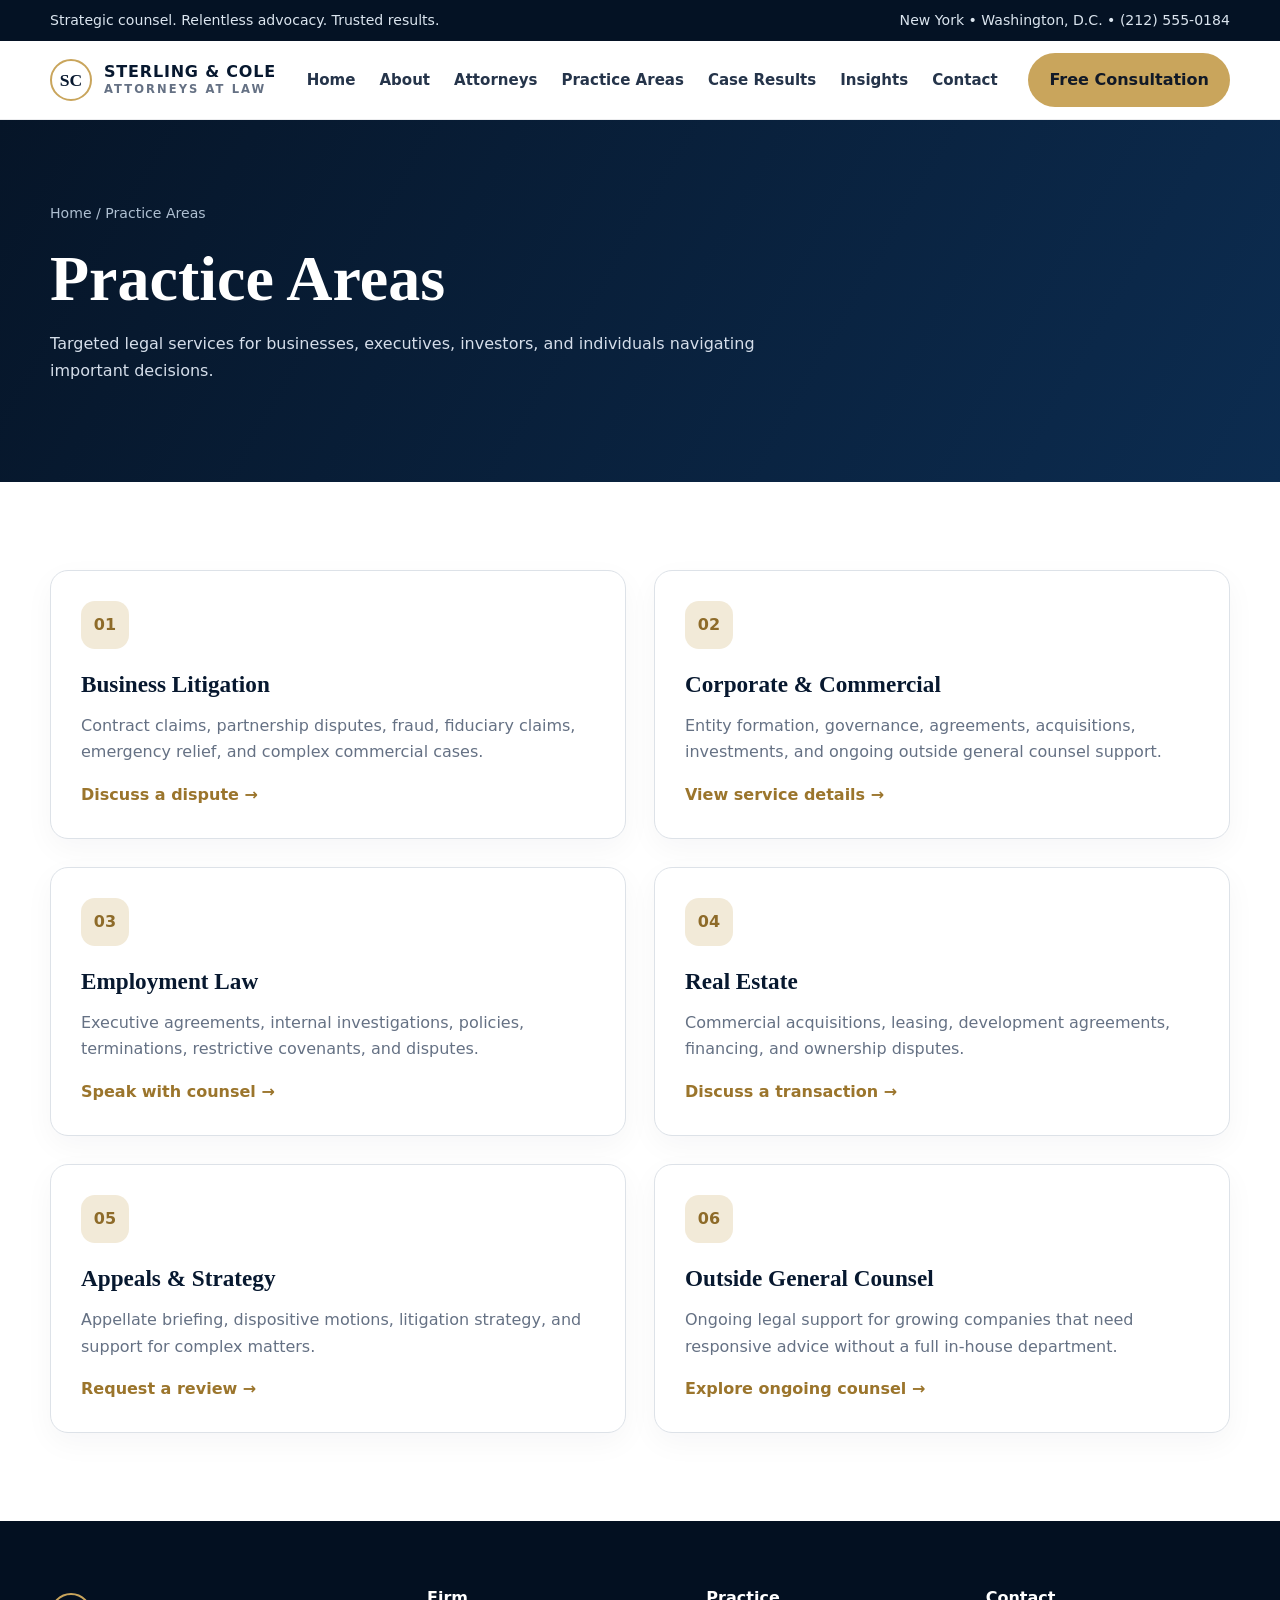
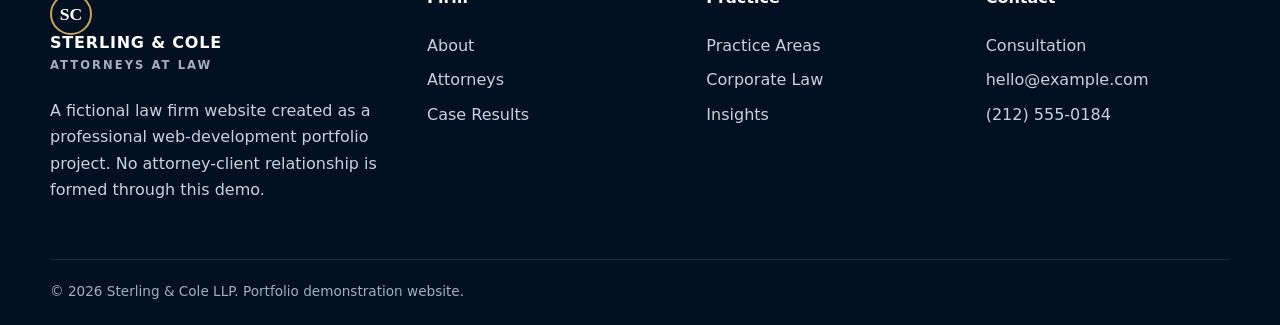
<file: practice-areas.html>
<!DOCTYPE html>
<html lang="en">
<head>
<meta charset="UTF-8">
<meta name="viewport" content="width=device-width, initial-scale=1.0">
<title>Practice Areas | Sterling & Cole LLP</title>
<meta name="description" content="Explore legal practice areas including litigation, corporate, employment, and real estate.">
<link rel="stylesheet" href="style.css">
</head>
<body>

<div class="topbar">
  <div class="container">
    <span>Strategic counsel. Relentless advocacy. Trusted results.</span>
    <span>New York • Washington, D.C. • (212) 555-0184</span>
  </div>
</div>
<header class="header">
  <div class="container nav">
    <a class="brand" href="index.html" aria-label="Sterling & Cole LLP home">
      <span class="brand-mark">SC</span>
      <span class="brand-text"><strong>STERLING & COLE</strong><span>ATTORNEYS AT LAW</span></span>
    </a>
    <button class="menu-toggle" aria-label="Open menu">☰</button>
    <nav class="nav-links">
      <a href="index.html">Home</a>
      <a href="about.html">About</a>
      <a href="attorneys.html">Attorneys</a>
      <a href="practice-areas.html">Practice Areas</a>
      <a href="case-results.html">Case Results</a>
      <a href="blog.html">Insights</a>
      <a href="contact.html">Contact</a>
    </nav>
    <div class="nav-actions"><a class="btn btn-primary" href="contact.html">Free Consultation</a></div>
  </div>
</header>


<main>
<section class="page-hero"><div class="container"><div class="breadcrumbs">Home / Practice Areas</div><h1>Practice Areas</h1><p>Targeted legal services for businesses, executives, investors, and individuals navigating important decisions.</p></div></section>
<section class="section"><div class="container"><div class="grid-2">
<article class="card"><div class="icon-badge">01</div><h3>Business Litigation</h3><p>Contract claims, partnership disputes, fraud, fiduciary claims, emergency relief, and complex commercial cases.</p><a class="link-arrow" href="contact.html">Discuss a dispute →</a></article>
<article class="card"><div class="icon-badge">02</div><h3>Corporate & Commercial</h3><p>Entity formation, governance, agreements, acquisitions, investments, and ongoing outside general counsel support.</p><a class="link-arrow" href="corporate-law.html">View service details →</a></article>
<article class="card"><div class="icon-badge">03</div><h3>Employment Law</h3><p>Executive agreements, internal investigations, policies, terminations, restrictive covenants, and disputes.</p><a class="link-arrow" href="contact.html">Speak with counsel →</a></article>
<article class="card"><div class="icon-badge">04</div><h3>Real Estate</h3><p>Commercial acquisitions, leasing, development agreements, financing, and ownership disputes.</p><a class="link-arrow" href="contact.html">Discuss a transaction →</a></article>
<article class="card"><div class="icon-badge">05</div><h3>Appeals & Strategy</h3><p>Appellate briefing, dispositive motions, litigation strategy, and support for complex matters.</p><a class="link-arrow" href="contact.html">Request a review →</a></article>
<article class="card"><div class="icon-badge">06</div><h3>Outside General Counsel</h3><p>Ongoing legal support for growing companies that need responsive advice without a full in-house department.</p><a class="link-arrow" href="contact.html">Explore ongoing counsel →</a></article>
</div></div></section>
</main>


<footer class="footer">
  <div class="container">
    <div class="footer-grid">
      <div>
        <a class="brand" href="index.html" style="color:white">
          <span class="brand-mark">SC</span>
          <span class="brand-text"><strong>STERLING & COLE</strong><span style="color:#9fb0c3">ATTORNEYS AT LAW</span></span>
        </a>
        <p style="max-width:390px;margin-top:20px">A fictional law firm website created as a professional web-development portfolio project. No attorney-client relationship is formed through this demo.</p>
      </div>
      <div><h4>Firm</h4><a href="about.html">About</a><a href="attorneys.html">Attorneys</a><a href="case-results.html">Case Results</a></div>
      <div><h4>Practice</h4><a href="practice-areas.html">Practice Areas</a><a href="corporate-law.html">Corporate Law</a><a href="blog.html">Insights</a></div>
      <div><h4>Contact</h4><a href="contact.html">Consultation</a><a href="mailto:hello@example.com">hello@example.com</a><a href="tel:+12125550184">(212) 555-0184</a></div>
    </div>
    <div class="footer-bottom">© <span data-year></span> Sterling & Cole LLP. Portfolio demonstration website.</div>
  </div>
</footer>
<script src="main.js"></script>

</body>
</html>
</file>
<file: style.css>
:root{
  --navy:#07182f;
  --navy-2:#0d2747;
  --gold:#c9a55c;
  --gold-light:#e7d3a1;
  --ivory:#f7f4ee;
  --white:#ffffff;
  --ink:#1c2735;
  --muted:#657184;
  --line:#dde2e8;
  --shadow:0 20px 55px rgba(7,24,47,.12);
  --radius:18px;
  --container:1180px;
}
*{box-sizing:border-box}
html{scroll-behavior:smooth}
body{
  margin:0;
  font-family:Inter,system-ui,-apple-system,BlinkMacSystemFont,"Segoe UI",sans-serif;
  color:var(--ink);
  background:var(--white);
  line-height:1.65;
}
img{max-width:100%;display:block}
a{text-decoration:none;color:inherit}
button,input,select,textarea{font:inherit}
.container{width:min(var(--container),calc(100% - 40px));margin:auto}
.topbar{
  background:#041224;color:#dbe5ef;font-size:.88rem;padding:9px 0
}
.topbar .container{display:flex;justify-content:space-between;gap:20px;flex-wrap:wrap}
.header{
  position:sticky;top:0;z-index:20;background:rgba(255,255,255,.96);
  backdrop-filter:blur(12px);border-bottom:1px solid rgba(7,24,47,.08)
}
.nav{height:78px;display:flex;align-items:center;justify-content:space-between;gap:24px}
.brand{display:flex;align-items:center;gap:12px;font-weight:800;color:var(--navy)}
.brand-mark{
  width:42px;height:42px;border:2px solid var(--gold);border-radius:50%;
  display:grid;place-items:center;font-family:Georgia,serif;font-size:1.1rem
}
.brand-text{line-height:1}
.brand-text strong{display:block;letter-spacing:.05em}
.brand-text span{font-size:.72rem;color:var(--muted);font-weight:600;letter-spacing:.18em}
.nav-links{display:flex;align-items:center;gap:24px;font-size:.94rem;font-weight:650;color:#25344a}
.nav-links a:hover,.nav-links a.active{color:#9b752c}
.nav-actions{display:flex;align-items:center;gap:12px}
.menu-toggle{display:none;background:none;border:0;font-size:1.6rem;color:var(--navy);cursor:pointer}
.btn{
  display:inline-flex;align-items:center;justify-content:center;gap:8px;
  padding:13px 20px;border-radius:999px;border:1px solid transparent;
  font-weight:750;transition:.2s ease;cursor:pointer
}
.btn-primary{background:var(--gold);color:#111927}
.btn-primary:hover{transform:translateY(-2px);background:#d5b36c}
.btn-outline{border-color:rgba(255,255,255,.45);color:#fff}
.btn-outline:hover{background:#fff;color:var(--navy)}
.btn-navy{background:var(--navy);color:#fff}
.btn-navy:hover{background:var(--navy-2);transform:translateY(-2px)}
.hero{
  color:#fff;background:
    radial-gradient(circle at 80% 20%, rgba(201,165,92,.2), transparent 32%),
    linear-gradient(120deg,#051426 0%,#0b2647 60%,#0f3158 100%);
  padding:105px 0 95px;overflow:hidden
}
.hero-grid{display:grid;grid-template-columns:1.15fr .85fr;gap:70px;align-items:center}
.eyebrow{
  color:var(--gold-light);text-transform:uppercase;letter-spacing:.2em;
  font-weight:800;font-size:.76rem;margin-bottom:14px
}
h1,h2,h3{font-family:Georgia,"Times New Roman",serif;color:var(--navy);line-height:1.12;margin-top:0}
.hero h1{color:#fff;font-size:clamp(3rem,6vw,5.5rem);max-width:820px;margin-bottom:24px}
.hero p{color:#d9e2ec;font-size:1.12rem;max-width:680px}
.hero-actions{display:flex;gap:14px;flex-wrap:wrap;margin-top:34px}
.hero-card{
  background:rgba(255,255,255,.08);border:1px solid rgba(255,255,255,.16);
  border-radius:28px;padding:34px;box-shadow:var(--shadow)
}
.hero-card h3{color:#fff;font-size:1.6rem}
.hero-card p{font-size:.98rem}
.trust-row{display:grid;grid-template-columns:repeat(3,1fr);gap:16px;margin-top:30px}
.trust-item{padding:18px;border-top:1px solid rgba(255,255,255,.18)}
.trust-item strong{font-family:Georgia,serif;font-size:1.65rem;display:block}
.section{padding:88px 0}
.section-soft{background:var(--ivory)}
.section-dark{background:var(--navy);color:#fff}
.section-dark h2,.section-dark h3{color:#fff}
.section-heading{max-width:760px;margin-bottom:44px}
.section-heading h2{font-size:clamp(2.2rem,4vw,3.7rem);margin-bottom:14px}
.section-heading p{color:var(--muted);font-size:1.05rem}
.section-dark .section-heading p{color:#cad5e2}
.grid-3{display:grid;grid-template-columns:repeat(3,1fr);gap:24px}
.grid-2{display:grid;grid-template-columns:repeat(2,1fr);gap:28px}
.card{
  border:1px solid var(--line);border-radius:var(--radius);padding:30px;background:#fff;
  box-shadow:0 10px 30px rgba(12,31,54,.04)
}
.card h3{font-size:1.45rem;margin-bottom:10px}
.card p{color:var(--muted)}
.icon-badge{
  width:48px;height:48px;border-radius:14px;background:#f2ead8;color:#8e6b29;
  display:grid;place-items:center;font-weight:900;margin-bottom:22px
}
.link-arrow{color:#9b752c;font-weight:800}
.stats{display:grid;grid-template-columns:repeat(4,1fr);gap:20px}
.stat{padding:30px;border-left:2px solid var(--gold)}
.stat strong{display:block;font-family:Georgia,serif;font-size:2.4rem}
.stat span{color:#c9d4e1}
.split{display:grid;grid-template-columns:1fr 1fr;gap:60px;align-items:center}
.feature-box{
  min-height:390px;border-radius:28px;padding:48px;color:#fff;
  background:linear-gradient(145deg,#0c2441,#14395e);
  position:relative;overflow:hidden
}
.feature-box:after{
  content:"SC";position:absolute;right:-20px;bottom:-70px;
  font-family:Georgia,serif;font-size:13rem;color:rgba(255,255,255,.055)
}
.feature-box h3{color:#fff;font-size:2.3rem}
.feature-box .mini{color:var(--gold-light);text-transform:uppercase;letter-spacing:.16em;font-size:.76rem;font-weight:800}
.checks{display:grid;gap:15px;margin:25px 0 0;padding:0;list-style:none}
.checks li{display:flex;gap:10px}
.checks li:before{content:"✓";color:#a77d2e;font-weight:900}
.page-hero{
  background:linear-gradient(120deg,#061528,#0c2c50);padding:82px 0;color:#fff
}
.page-hero h1{color:#fff;font-size:clamp(2.8rem,5vw,4.8rem);margin-bottom:14px}
.page-hero p{color:#d5deea;max-width:760px}
.breadcrumbs{font-size:.88rem;color:#aebfd1;margin-bottom:18px}
.team-card{padding:0;overflow:hidden}
.team-photo{
  height:270px;background:
  linear-gradient(145deg,rgba(201,165,92,.24),rgba(7,24,47,.08)),
  linear-gradient(135deg,#d7dbe0,#f7f8fa);
  display:flex;align-items:flex-end;padding:25px
}
.team-initials{
  width:82px;height:82px;border-radius:50%;background:var(--navy);color:#fff;
  display:grid;place-items:center;font-family:Georgia,serif;font-size:1.8rem;border:3px solid var(--gold)
}
.team-card .content{padding:26px}
.tag{
  display:inline-flex;border:1px solid #d8c28f;border-radius:999px;padding:6px 10px;
  color:#886720;font-weight:700;font-size:.77rem;margin:4px 5px 0 0
}
.case{
  border-top:1px solid var(--line);padding:26px 0;display:grid;
  grid-template-columns:150px 1fr auto;gap:22px;align-items:start
}
.case .amount{font-family:Georgia,serif;font-size:1.7rem;color:#9b752c}
.case small{color:var(--muted)}
.blog-card{padding:0;overflow:hidden}
.blog-cover{
  height:210px;background:linear-gradient(135deg,#0b2341,#1a4a79);padding:24px;
  display:flex;align-items:flex-end;color:#fff
}
.blog-card .content{padding:26px}
.blog-meta{color:#9b752c;font-weight:800;font-size:.78rem;text-transform:uppercase;letter-spacing:.08em}
.form-wrap{
  display:grid;grid-template-columns:.8fr 1.2fr;gap:42px;align-items:start
}
.form{
  background:#fff;border:1px solid var(--line);border-radius:24px;padding:34px;box-shadow:var(--shadow)
}
.form-grid{display:grid;grid-template-columns:1fr 1fr;gap:18px}
.field{display:grid;gap:7px}
.field.full{grid-column:1/-1}
label{font-weight:750;font-size:.9rem;color:#31425a}
input,select,textarea{
  width:100%;border:1px solid #cfd7e1;border-radius:12px;padding:13px 14px;background:#fff;color:var(--ink)
}
input:focus,select:focus,textarea:focus{outline:2px solid rgba(201,165,92,.3);border-color:#b58b3d}
textarea{min-height:140px;resize:vertical}
.form-note{font-size:.82rem;color:var(--muted)}
.alert{display:none;padding:12px 14px;border-radius:10px;margin-top:14px;background:#eaf6ed;color:#235a2f}
.cta{
  margin-top:60px;padding:44px;border-radius:26px;background:linear-gradient(135deg,#0a2442,#0e345d);
  color:#fff;display:flex;justify-content:space-between;gap:30px;align-items:center
}
.cta h3{color:#fff;font-size:2rem;margin-bottom:8px}
.footer{background:#031021;color:#c7d2de;padding:64px 0 22px}
.footer-grid{display:grid;grid-template-columns:1.4fr 1fr 1fr 1fr;gap:35px}
.footer h4{color:#fff;margin-top:0}
.footer a{display:block;margin:8px 0;color:#c7d2de}
.footer a:hover{color:var(--gold-light)}
.footer-bottom{border-top:1px solid rgba(255,255,255,.1);margin-top:40px;padding-top:20px;font-size:.85rem;color:#9fb0c3}
.quote{
  border-left:3px solid var(--gold);padding:8px 0 8px 22px;font-family:Georgia,serif;
  font-size:1.45rem;color:#27364a
}
.table{width:100%;border-collapse:collapse}
.table th,.table td{padding:16px;border-bottom:1px solid var(--line);text-align:left}
.table th{color:var(--navy)}
@media(max-width:980px){
  .nav-links{
    display:none;position:absolute;left:20px;right:20px;top:84px;background:#fff;padding:22px;
    border-radius:18px;box-shadow:var(--shadow);flex-direction:column;align-items:flex-start
  }
  .nav-links.open{display:flex}
  .menu-toggle{display:block}
  .nav-actions .btn{display:none}
  .hero-grid,.split,.form-wrap,.footer-grid{grid-template-columns:1fr}
  .grid-3{grid-template-columns:repeat(2,1fr)}
  .stats{grid-template-columns:repeat(2,1fr)}
}
@media(max-width:680px){
  .container{width:min(100% - 28px,var(--container))}
  .hero{padding:75px 0}
  .grid-3,.grid-2,.form-grid,.stats,.trust-row{grid-template-columns:1fr}
  .section{padding:68px 0}
  .case{grid-template-columns:1fr}
  .cta{flex-direction:column;align-items:flex-start}
  .topbar .container{display:block}
  .topbar .container span:last-child{display:none}
}
</file>
